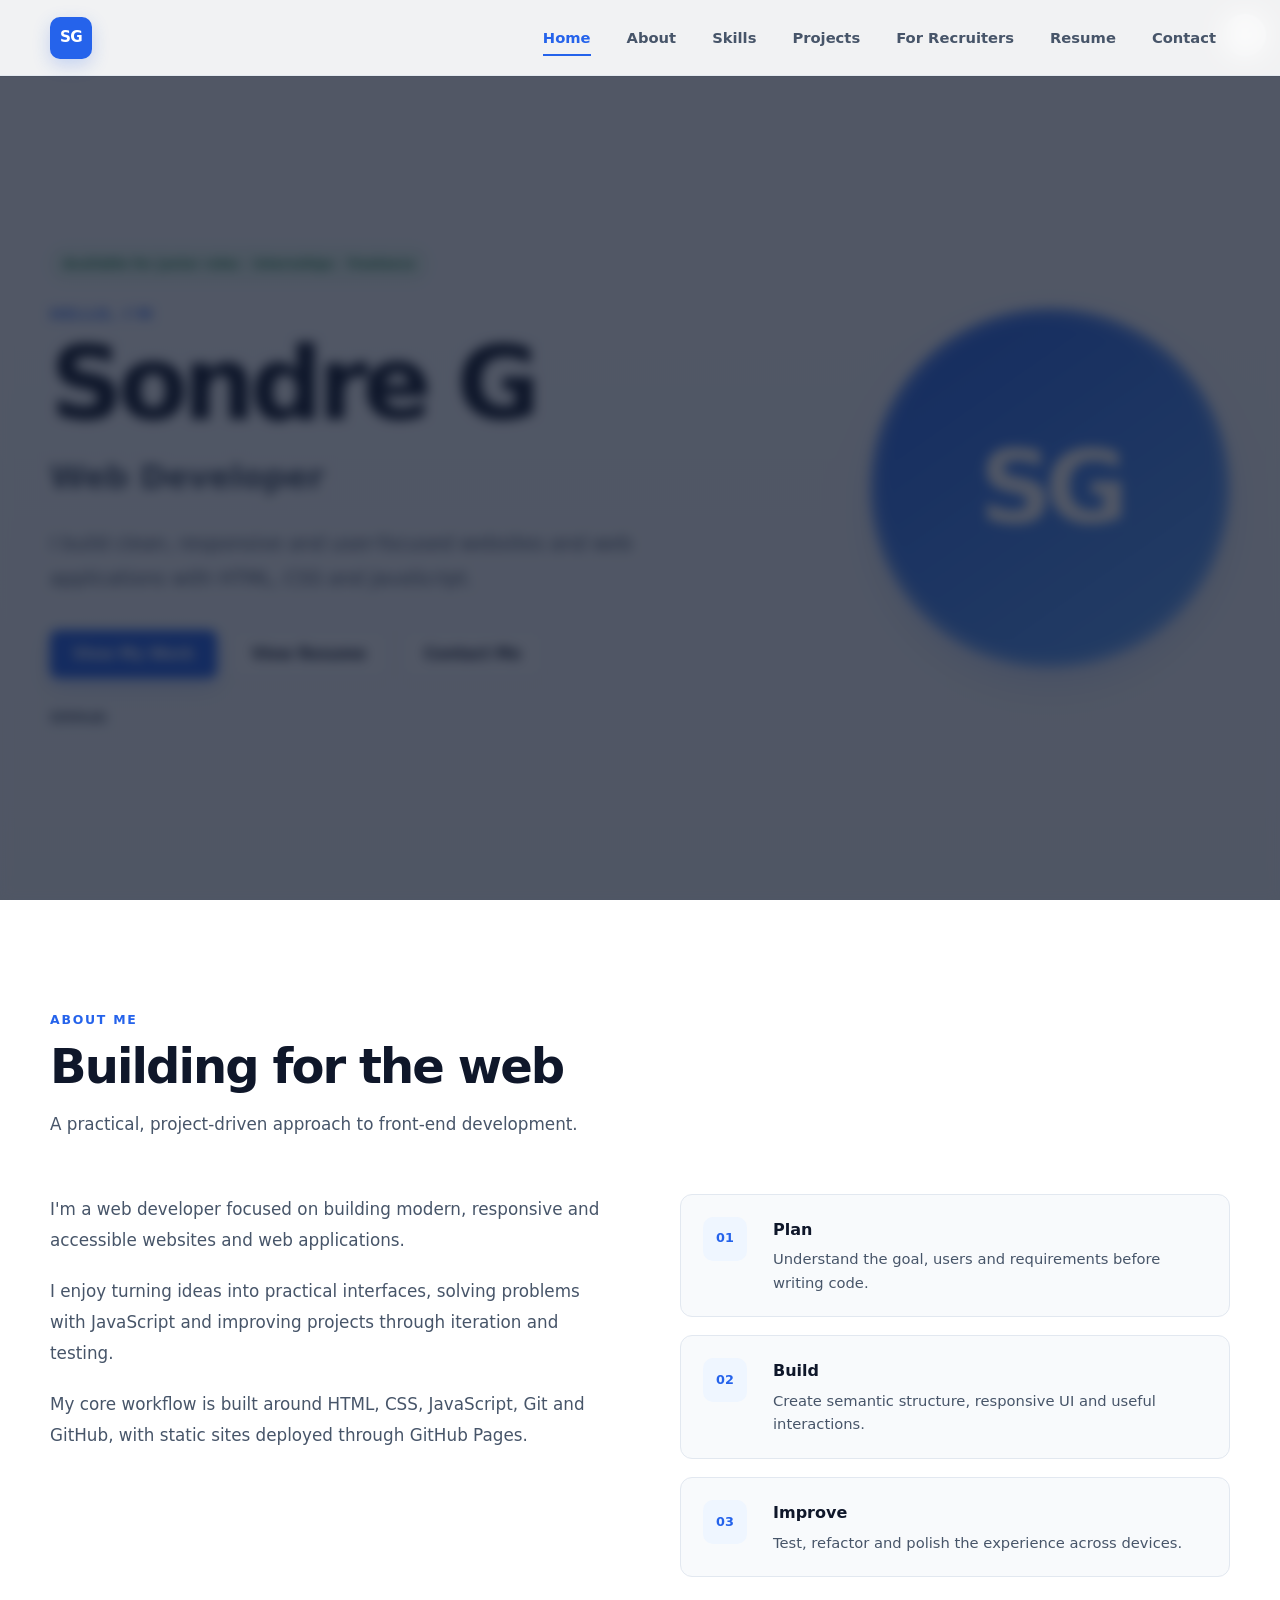
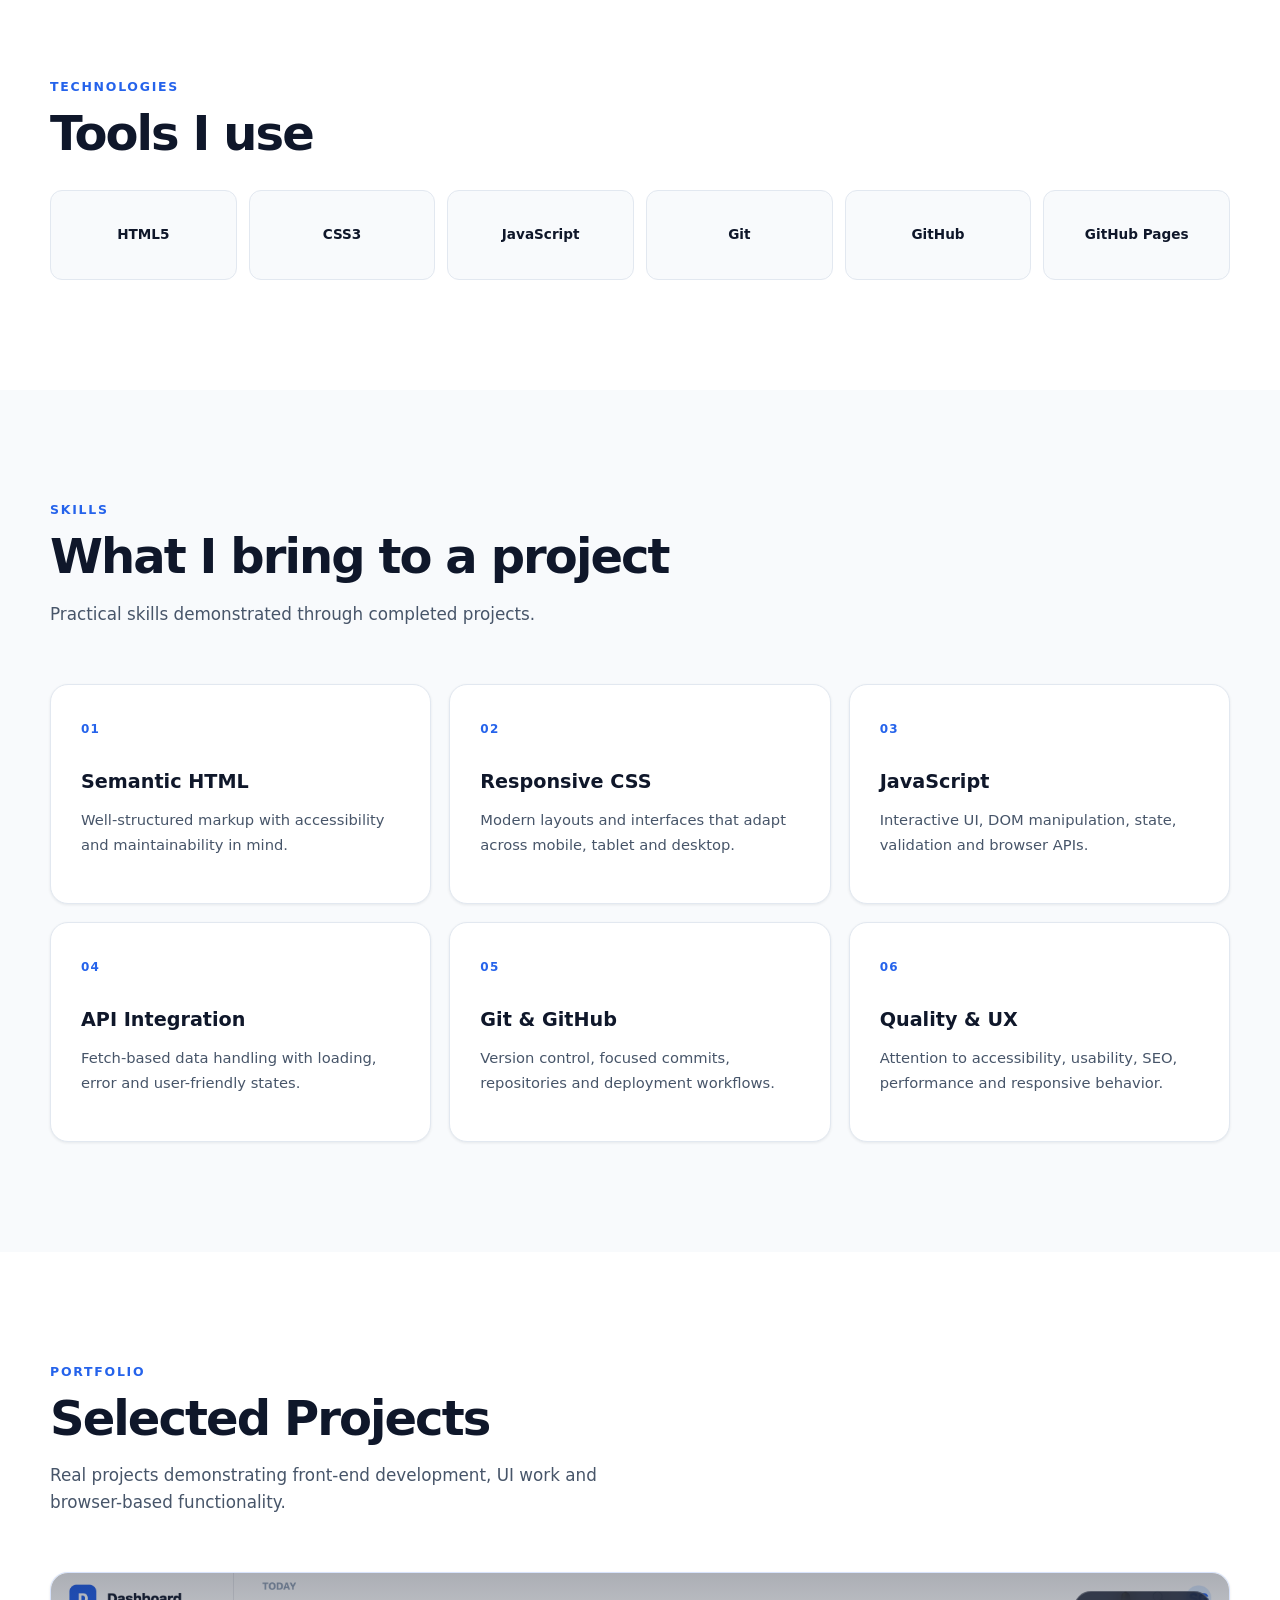
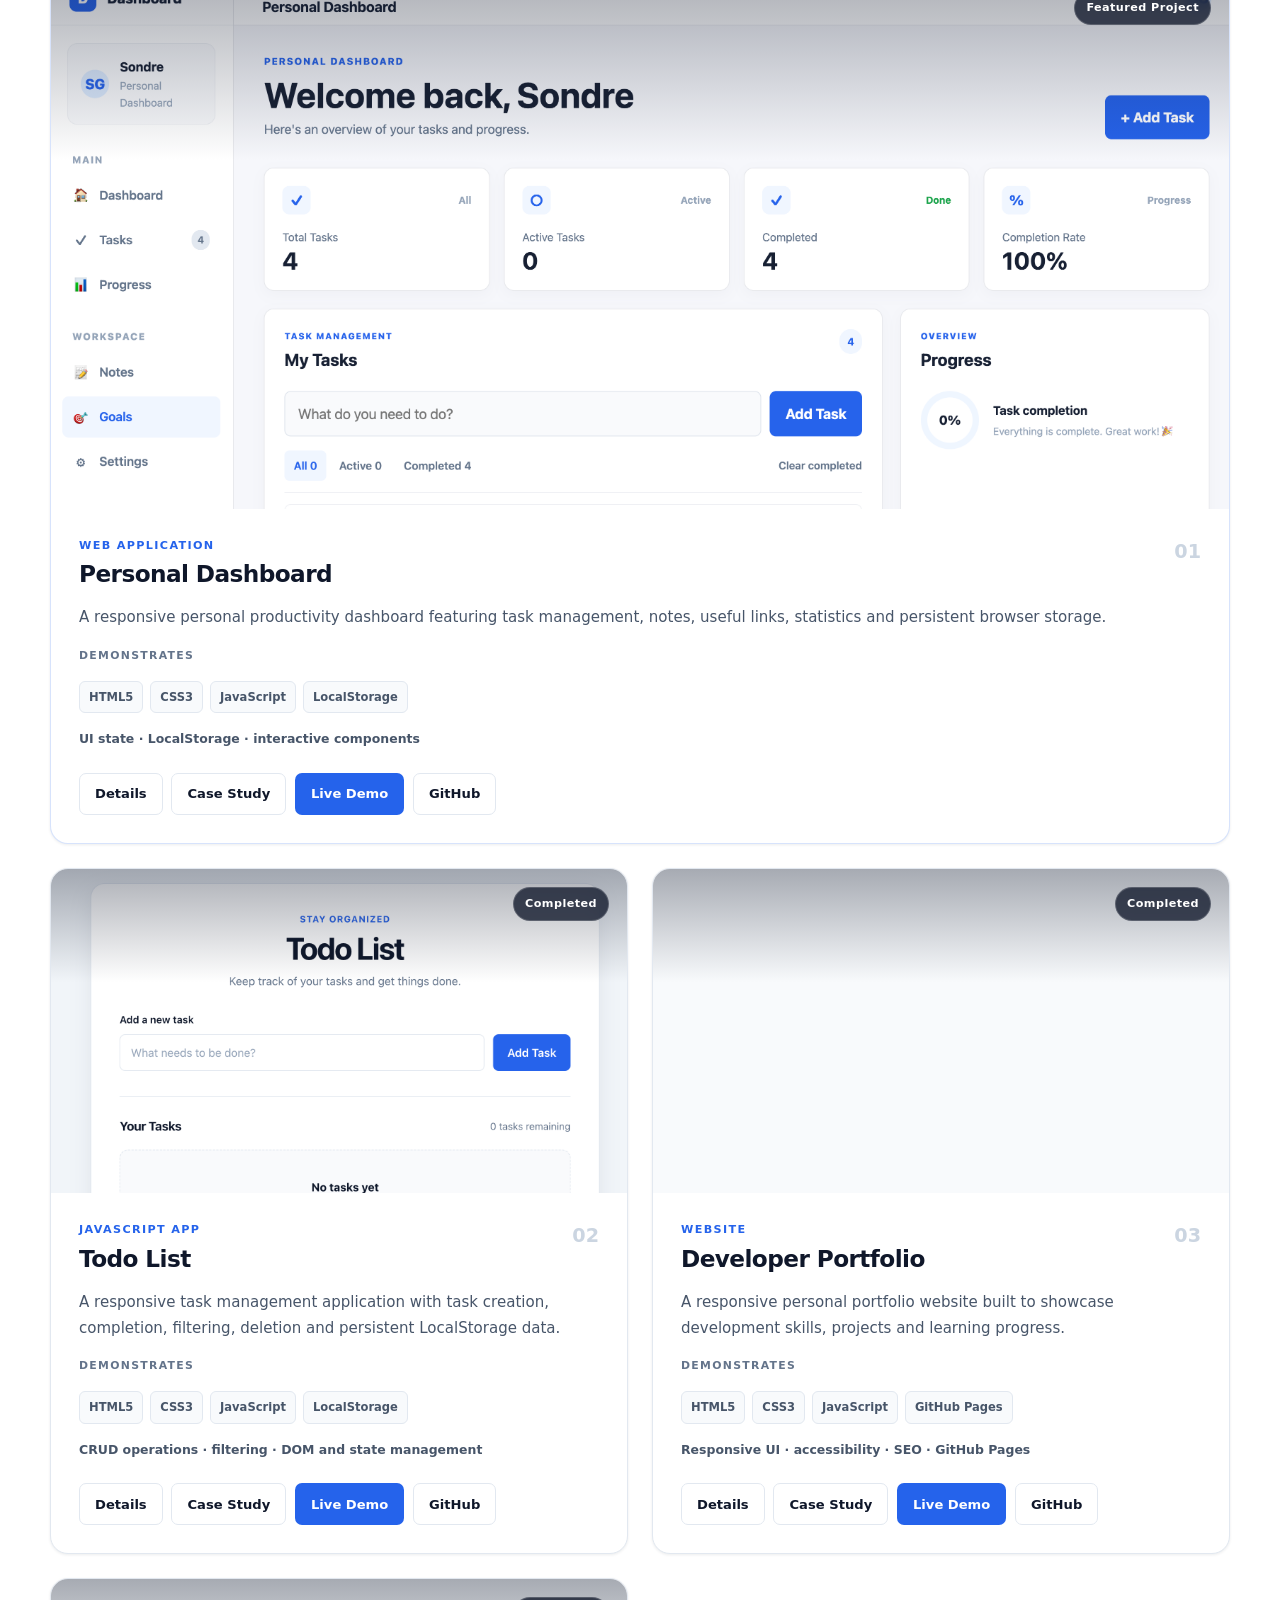
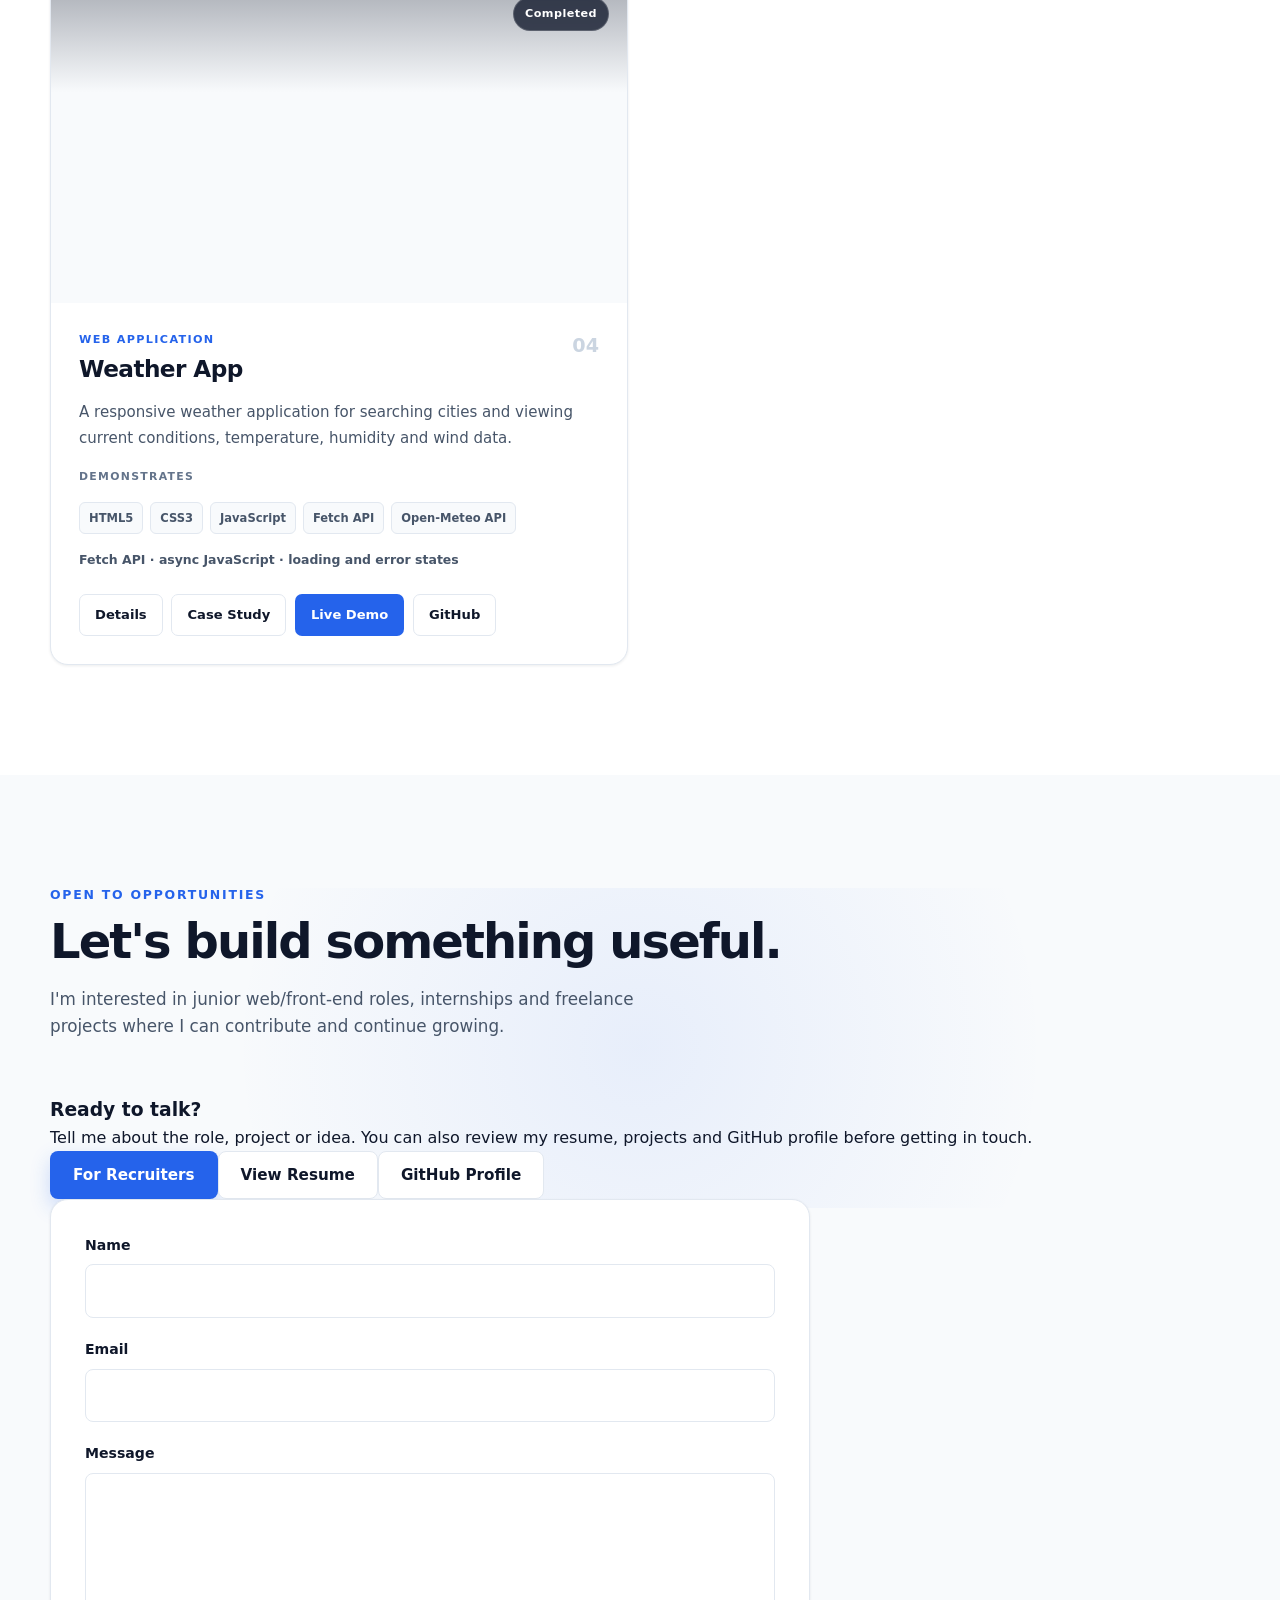
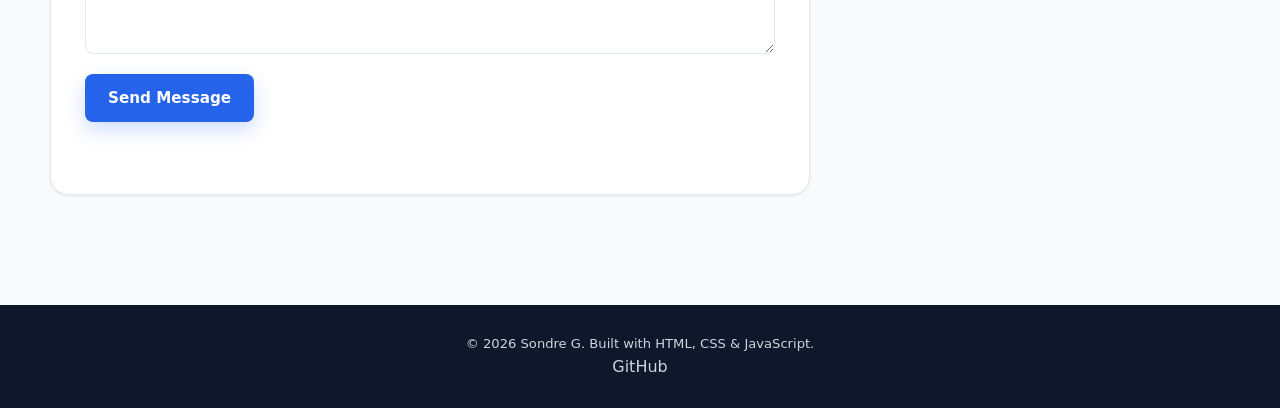
<file: index.html>
<!DOCTYPE html>
<html lang="en">
<head>
    <meta charset="UTF-8">
    <meta name="viewport" content="width=device-width, initial-scale=1.0">
    <meta name="description" content="Sondre G — Web Developer portfolio featuring responsive websites, JavaScript applications, API integrations and practical front-end projects.">
    <meta name="author" content="Sondre G">
    <meta name="robots" content="index, follow">
    <meta name="theme-color" content="#2563eb">
    <meta name="color-scheme" content="light">
    <meta name="referrer" content="strict-origin-when-cross-origin">
    <meta property="og:type" content="website">
    <meta property="og:site_name" content="Sondre G">
    <meta property="og:locale" content="en_US">
    <meta property="og:title" content="Sondre G | Web Developer">
    <meta property="og:description" content="Web Developer portfolio featuring responsive websites, JavaScript applications, API integrations and practical front-end projects.">
    <meta property="og:url" content="https://hansoinner.github.io/portfolio/">
    <meta property="og:image" content="https://hansoinner.github.io/portfolio/images/portfolio1.png">
    <meta property="og:image:alt" content="Preview of Sondre G's web developer portfolio">
    <meta name="twitter:card" content="summary_large_image">
    <meta name="twitter:title" content="Sondre G | Web Developer">
    <meta name="twitter:description" content="Web Developer portfolio featuring responsive websites, JavaScript applications, API integrations and practical front-end projects.">
    <meta name="twitter:image" content="https://hansoinner.github.io/portfolio/images/portfolio1.png">
    <meta name="twitter:image:alt" content="Preview of Sondre G's web developer portfolio">
    <title>Sondre G | Web Developer</title>
    <link rel="canonical" href="https://hansoinner.github.io/portfolio/">
    <link rel="icon" href="data:image/svg+xml,%3Csvg xmlns='http://www.w3.org/2000/svg' viewBox='0 0 100 100'%3E%3Crect width='100' height='100' rx='20' fill='%232563eb'/%3E%3Ctext x='50' y='68' text-anchor='middle' font-family='Arial,sans-serif' font-size='48' font-weight='700' fill='white'%3ESG%3C/text%3E%3C/svg%3E">
    <link rel="stylesheet" href="style.css">
    <link rel="stylesheet" href="visual-polish.css">
    <script type="application/ld+json">{"@context":"https://schema.org","@graph":[{"@type":"Person","@id":"https://hansoinner.github.io/portfolio/#person","name":"Sondre G","url":"https://hansoinner.github.io/portfolio/","jobTitle":"Web Developer","sameAs":["https://github.com/hansoinner"],"knowsAbout":["HTML5","CSS3","JavaScript","Responsive Web Design","Web Accessibility","Git","GitHub","API Integration"]},{"@type":"WebSite","@id":"https://hansoinner.github.io/portfolio/#website","url":"https://hansoinner.github.io/portfolio/","name":"Sondre G | Web Developer","description":"Web Developer portfolio featuring responsive websites, JavaScript applications, API integrations and practical front-end projects.","publisher":{"@id":"https://hansoinner.github.io/portfolio/#person"},"inLanguage":"en"},{"@type":"CollectionPage","@id":"https://hansoinner.github.io/portfolio/#portfolio","url":"https://hansoinner.github.io/portfolio/","name":"Sondre G Web Developer Portfolio","isPartOf":{"@id":"https://hansoinner.github.io/portfolio/#website"},"about":{"@id":"https://hansoinner.github.io/portfolio/#person"},"mainEntity":{"@type":"ItemList","numberOfItems":4,"itemListElement":[{"@type":"ListItem","position":1,"name":"Personal Dashboard","url":"https://hansoinner.github.io/personal-dashboard/"},{"@type":"ListItem","position":2,"name":"Todo List","url":"https://hansoinner.github.io/todo-list/"},{"@type":"ListItem","position":3,"name":"Developer Portfolio","url":"https://hansoinner.github.io/portfolio/"},{"@type":"ListItem","position":4,"name":"Weather App","url":"https://hansoinner.github.io/weather-app/"}]}}]}</script>
</head>
<body>
<a class="skip-link" href="#main-content">Skip to main content</a>
<header class="header"><nav class="navbar container" aria-label="Main navigation"><a href="#home" class="logo" aria-label="Sondre G - Home">SG</a><button class="menu-toggle" id="menu-toggle" type="button" aria-label="Open navigation menu" aria-controls="nav-links" aria-expanded="false"><span aria-hidden="true"></span><span aria-hidden="true"></span><span aria-hidden="true"></span></button><div class="nav-links" id="nav-links"><a href="#home" class="nav-link active" aria-current="page">Home</a><a href="#about" class="nav-link">About</a><a href="#skills" class="nav-link">Skills</a><a href="#projects" class="nav-link">Projects</a><a href="for-recruiters.html" class="nav-link">For Recruiters</a><a href="resume.html" class="nav-link">Resume</a><a href="#contact" class="nav-link">Contact</a></div></nav></header>
<main id="main-content">
<section class="hero section" id="home" aria-labelledby="hero-title"><div class="container hero-grid"><div class="hero-content reveal"><p class="hero-intro">Hello, I'm</p><h1 class="hero-title" id="hero-title">Sondre G</h1><p class="hero-subtitle">Web Developer</p><p class="hero-description">I build clean, responsive and user-focused websites and web applications with HTML, CSS and JavaScript.</p><div class="hero-actions"><a href="#projects" class="button button-primary">View My Work</a><a href="resume.html" class="button button-secondary">View Resume</a><a href="#contact" class="button button-secondary">Contact Me</a></div><div class="hero-socials" aria-label="Social links"><a href="https://github.com/hansoinner" target="_blank" rel="noopener noreferrer" aria-label="GitHub profile">GitHub</a></div></div><div class="profile-placeholder reveal" role="img" aria-label="Sondre G profile placeholder"><span aria-hidden="true">SG</span></div></div></section>
<section class="about section" id="about" aria-labelledby="about-title"><div class="container"><div class="section-heading reveal"><p class="section-eyebrow">About Me</p><h2 id="about-title" class="section-title">Building for the web</h2><p class="section-description">A practical, project-driven approach to front-end development.</p></div><div class="about-grid"><div class="about-content reveal"><p>I'm a web developer focused on building modern, responsive and accessible websites and web applications.</p><p>I enjoy turning ideas into practical interfaces, solving problems with JavaScript and improving projects through iteration and testing.</p><p>My core workflow is built around HTML, CSS, JavaScript, Git and GitHub, with static sites deployed through GitHub Pages.</p></div><div class="timeline reveal"><div class="timeline-item"><span class="timeline-number" aria-hidden="true">01</span><div><h3>Plan</h3><p>Understand the goal, users and requirements before writing code.</p></div></div><div class="timeline-item"><span class="timeline-number" aria-hidden="true">02</span><div><h3>Build</h3><p>Create semantic structure, responsive UI and useful interactions.</p></div></div><div class="timeline-item"><span class="timeline-number" aria-hidden="true">03</span><div><h3>Improve</h3><p>Test, refactor and polish the experience across devices.</p></div></div></div></div><div class="technologies reveal"><div class="section-heading"><p class="section-eyebrow">Technologies</p><h3 class="section-title">Tools I use</h3></div><div class="technology-grid"><div class="technology-card"><span>HTML5</span></div><div class="technology-card"><span>CSS3</span></div><div class="technology-card"><span>JavaScript</span></div><div class="technology-card"><span>Git</span></div><div class="technology-card"><span>GitHub</span></div><div class="technology-card"><span>GitHub Pages</span></div></div></div></div></section>
<section class="skills section" id="skills" aria-labelledby="skills-title"><div class="container"><div class="section-heading reveal"><p class="section-eyebrow">Skills</p><h2 class="section-title" id="skills-title">What I bring to a project</h2><p class="section-description">Practical skills demonstrated through completed projects.</p></div><div class="skills-grid"><article class="skill-card reveal"><span class="skill-number" aria-hidden="true">01</span><h3>Semantic HTML</h3><p>Well-structured markup with accessibility and maintainability in mind.</p></article><article class="skill-card reveal"><span class="skill-number" aria-hidden="true">02</span><h3>Responsive CSS</h3><p>Modern layouts and interfaces that adapt across mobile, tablet and desktop.</p></article><article class="skill-card reveal"><span class="skill-number" aria-hidden="true">03</span><h3>JavaScript</h3><p>Interactive UI, DOM manipulation, state, validation and browser APIs.</p></article><article class="skill-card reveal"><span class="skill-number" aria-hidden="true">04</span><h3>API Integration</h3><p>Fetch-based data handling with loading, error and user-friendly states.</p></article><article class="skill-card reveal"><span class="skill-number" aria-hidden="true">05</span><h3>Git &amp; GitHub</h3><p>Version control, focused commits, repositories and deployment workflows.</p></article><article class="skill-card reveal"><span class="skill-number" aria-hidden="true">06</span><h3>Quality &amp; UX</h3><p>Attention to accessibility, usability, SEO, performance and responsive behavior.</p></article></div></div></section>
<section class="projects section" id="projects" aria-labelledby="projects-title"><div class="container"><div class="section-heading reveal"><p class="section-eyebrow">Portfolio</p><h2 class="section-title" id="projects-title">Selected Projects</h2><p class="section-description">Real projects demonstrating front-end development, UI work and browser-based functionality.</p></div><div class="projects-grid">
<article class="project-card project-card-featured reveal"><div class="project-image"><img src="images/personal-dashboard.png" alt="Preview of the Personal Dashboard web application" loading="lazy" decoding="async"><div class="project-overlay"><span class="project-status">Featured Project</span></div></div><div class="project-content"><div class="project-header"><div><p class="project-type">WEB APPLICATION</p><h3 class="project-title">Personal Dashboard</h3></div><span class="project-number" aria-hidden="true">01</span></div><p class="project-description">A responsive personal productivity dashboard featuring task management, notes, useful links, statistics and persistent browser storage.</p><div class="project-technologies" aria-label="Technologies used"><span>HTML5</span><span>CSS3</span><span>JavaScript</span><span>LocalStorage</span></div><div class="project-actions"><button type="button" class="project-button project-button-secondary project-details-btn" data-modal="dashboard" aria-label="View details for Personal Dashboard">Details</button><a href="project.html?project=dashboard" class="project-button project-button-secondary">Case Study</a><a href="https://hansoinner.github.io/personal-dashboard/" class="project-button project-button-primary" target="_blank" rel="noopener noreferrer">Live Demo</a><a href="https://github.com/hansoinner/personal-dashboard" class="project-button project-button-secondary" target="_blank" rel="noopener noreferrer">GitHub</a></div></div></article>
<article class="project-card reveal"><div class="project-image"><img src="images/todolist.png" alt="Preview of the Todo List application" loading="lazy" decoding="async"><div class="project-overlay"><span class="project-status">Completed</span></div></div><div class="project-content"><div class="project-header"><div><p class="project-type">JAVASCRIPT APP</p><h3 class="project-title">Todo List</h3></div><span class="project-number" aria-hidden="true">02</span></div><p class="project-description">A responsive task management application with task creation, completion, filtering, deletion and persistent LocalStorage data.</p><div class="project-technologies" aria-label="Technologies used"><span>HTML5</span><span>CSS3</span><span>JavaScript</span><span>LocalStorage</span></div><div class="project-actions"><button type="button" class="project-button project-button-secondary project-details-btn" data-modal="todolist" aria-label="View details for Todo List">Details</button><a href="project.html?project=todolist" class="project-button project-button-secondary">Case Study</a><a href="https://hansoinner.github.io/todo-list/" class="project-button project-button-primary" target="_blank" rel="noopener noreferrer">Live Demo</a><a href="https://github.com/hansoinner/todo-list" class="project-button project-button-secondary" target="_blank" rel="noopener noreferrer">GitHub</a></div></div></article>
<article class="project-card reveal"><div class="project-image"><img src="images/portfolio1.png" alt="Preview of the Sondre G developer portfolio website" loading="lazy" decoding="async"><div class="project-overlay"><span class="project-status">Completed</span></div></div><div class="project-content"><div class="project-header"><div><p class="project-type">WEBSITE</p><h3 class="project-title">Developer Portfolio</h3></div><span class="project-number" aria-hidden="true">03</span></div><p class="project-description">A responsive personal portfolio website built to showcase development skills, projects and learning progress.</p><div class="project-technologies" aria-label="Technologies used"><span>HTML5</span><span>CSS3</span><span>JavaScript</span><span>GitHub Pages</span></div><div class="project-actions"><button type="button" class="project-button project-button-secondary project-details-btn" data-modal="portfolio" aria-label="View details for Developer Portfolio">Details</button><a href="project.html?project=portfolio" class="project-button project-button-secondary">Case Study</a><a href="https://hansoinner.github.io/portfolio/" class="project-button project-button-primary" target="_blank" rel="noopener noreferrer">Live Demo</a><a href="https://github.com/hansoinner/portfolio" class="project-button project-button-secondary" target="_blank" rel="noopener noreferrer">GitHub</a></div></div></article>
<article class="project-card reveal"><div class="project-image"><img src="images/weather-app.png" alt="Preview of the Weather App web application" loading="lazy" decoding="async"><div class="project-overlay"><span class="project-status">Completed</span></div></div><div class="project-content"><div class="project-header"><div><p class="project-type">WEB APPLICATION</p><h3 class="project-title">Weather App</h3></div><span class="project-number" aria-hidden="true">04</span></div><p class="project-description">A responsive weather application for searching cities and viewing current conditions, temperature, humidity and wind data.</p><div class="project-technologies" aria-label="Technologies used"><span>HTML5</span><span>CSS3</span><span>JavaScript</span><span>Fetch API</span><span>Open-Meteo API</span></div><div class="project-actions"><button type="button" class="project-button project-button-secondary project-details-btn" data-modal="weather" aria-label="View details for Weather App">Details</button><a href="project.html?project=weather" class="project-button project-button-secondary">Case Study</a><a href="https://hansoinner.github.io/weather-app/" class="project-button project-button-primary" target="_blank" rel="noopener noreferrer">Live Demo</a><a href="https://github.com/hansoinner/weather-app" class="project-button project-button-secondary" target="_blank" rel="noopener noreferrer">GitHub</a></div></div></article>
</div></div></section>
<section class="contact section" id="contact" aria-labelledby="contact-title"><div class="container"><div class="section-heading reveal"><p class="section-eyebrow">Open to opportunities</p><h2 class="section-title" id="contact-title">Let's build something useful.</h2><p class="section-description">I'm interested in junior web/front-end roles, internships and freelance projects where I can contribute and continue growing.</p></div><div class="contact-grid"><div class="contact-content reveal"><h3>Ready to talk?</h3><p>Tell me about the role, project or idea. You can also review my resume, projects and GitHub profile before getting in touch.</p><div class="contact-links"><a href="for-recruiters.html" class="button button-primary">For Recruiters</a><a href="resume.html" class="button button-secondary">View Resume</a><a href="https://github.com/hansoinner" class="button button-secondary" target="_blank" rel="noopener noreferrer">GitHub Profile</a></div></div><form class="contact-form reveal" id="contact-form" action="https://formspree.io/f/xjkwzjqr" method="POST" novalidate><div class="form-group"><label for="name">Name</label><input type="text" id="name" name="name" autocomplete="name" required></div><div class="form-group"><label for="email">Email</label><input type="email" id="email" name="email" autocomplete="email" required></div><div class="form-group"><label for="message">Message</label><textarea id="message" name="message" rows="6" required></textarea></div><button type="submit" class="button button-primary" id="contact-submit">Send Message</button><p class="form-status" id="form-status" role="status" aria-live="polite"></p></form></div></div></section>
</main>
<footer class="footer"><div class="container footer-content"><p>&copy; <span id="current-year">2026</span> Sondre G. Built with HTML, CSS &amp; JavaScript.</p><a href="https://github.com/hansoinner" target="_blank" rel="noopener noreferrer">GitHub</a></div></footer>
<div class="modal" id="project-modal" aria-hidden="true"><div class="modal-overlay" data-modal-close></div><div class="modal-content" role="dialog" aria-modal="true" aria-labelledby="modal-title"><button type="button" class="modal-close" id="modal-close" aria-label="Close project details">&times;</button>
<script src="script.js" defer></script>
</body>
</html>
</file>
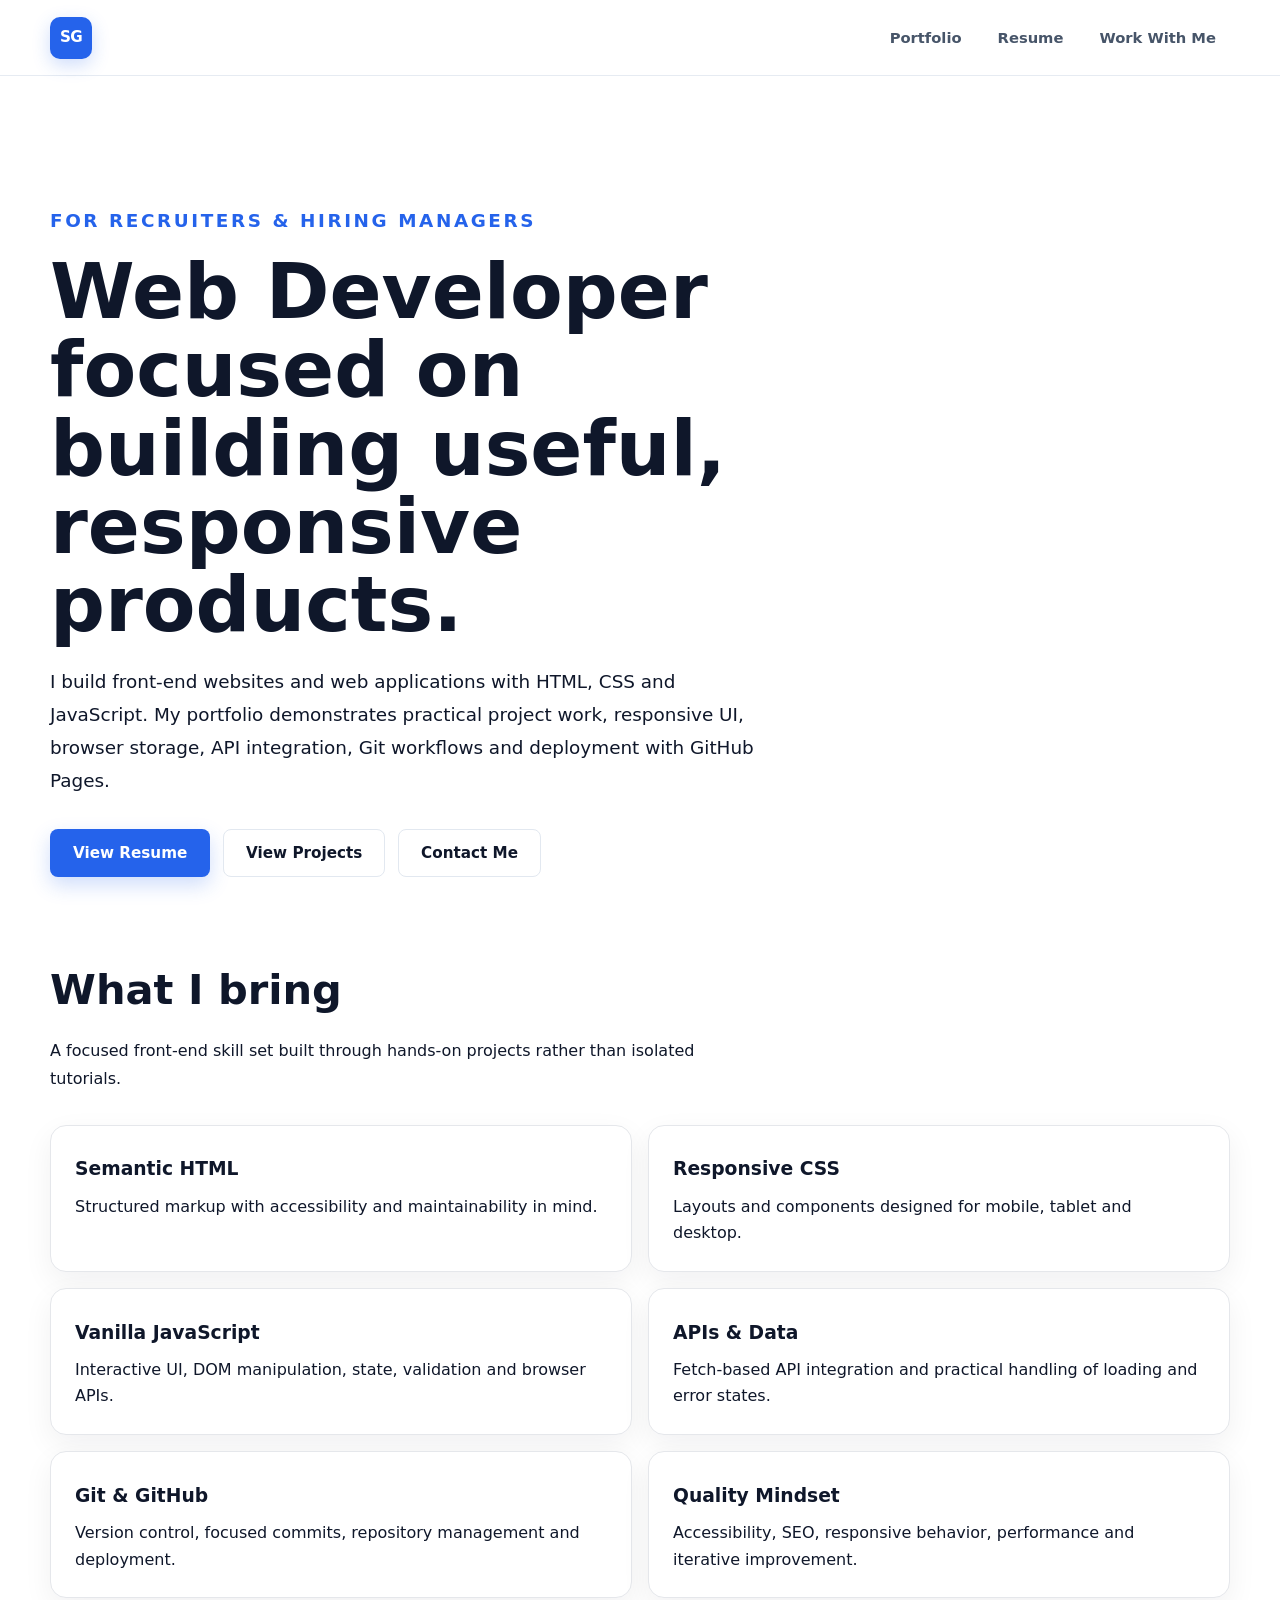
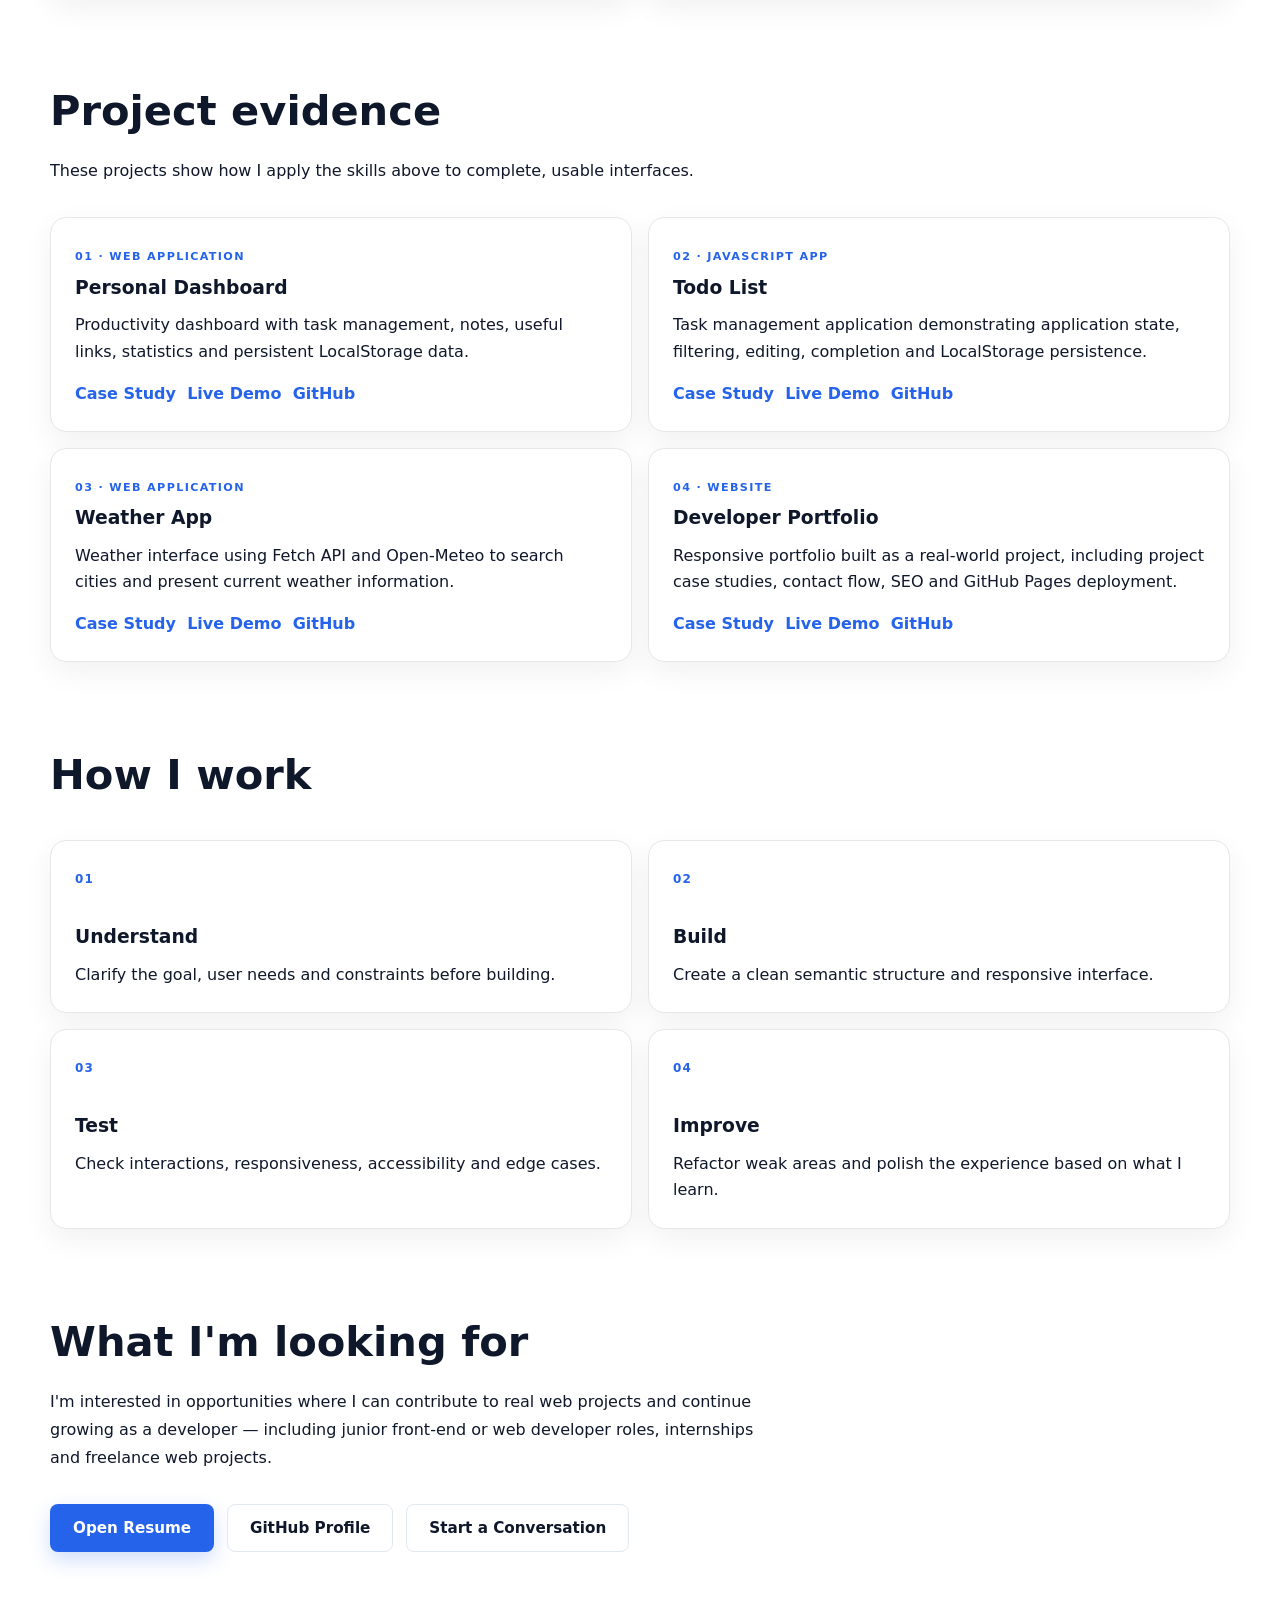
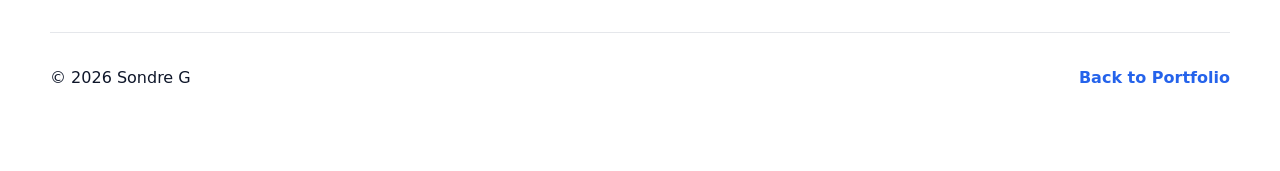
<file: for-recruiters.html>
<!DOCTYPE html>
<html lang="en">
<head>
    <meta charset="UTF-8">
    <meta name="viewport" content="width=device-width, initial-scale=1.0">
    <meta name="description" content="Recruiter-focused portfolio for Sondre G, a web developer building responsive websites and JavaScript web applications.">
    <meta name="robots" content="index, follow">
    <link rel="canonical" href="https://hansoinner.github.io/portfolio/for-recruiters.html">
    <title>For Recruiters | Sondre G — Web Developer</title>
    <link rel="stylesheet" href="style.css">
    <style>
        .recruiter-page{padding:8rem 0 5rem}.recruiter-hero{max-width:850px;margin-bottom:4rem}.recruiter-kicker{font-size:.78rem;font-weight:800;letter-spacing:.14em;text-transform:uppercase;color:#2563eb;margin-bottom:1rem}.recruiter-hero h1{font-size:clamp(2.7rem,6vw,5rem);line-height:1.02;margin:0 0 1.25rem}.recruiter-hero p{font-size:1.15rem;line-height:1.8;max-width:720px}.recruiter-actions{display:flex;flex-wrap:wrap;gap:.8rem;margin-top:2rem}.recruiter-section{margin-top:5rem}.recruiter-section h2{font-size:clamp(1.8rem,4vw,2.6rem);margin-bottom:.8rem}.recruiter-section>p{max-width:720px;line-height:1.75}.evidence-grid,.skill-matrix,.process-grid{display:grid;grid-template-columns:repeat(2,minmax(0,1fr));gap:1rem;margin-top:2rem}.evidence-card,.matrix-card,.process-card{padding:1.5rem;border:1px solid #e5e7eb;border-radius:1rem;background:#fff;box-shadow:0 10px 30px rgba(15,23,42,.06)}.evidence-card h3,.matrix-card h3,.process-card h3{margin:.3rem 0 .6rem}.evidence-card p,.matrix-card p,.process-card p{line-height:1.65}.evidence-links{display:flex;flex-wrap:wrap;gap:.7rem;margin-top:1rem}.text-link{font-weight:700;color:#2563eb;text-decoration:none}.text-link:hover{text-decoration:underline}.recruiter-footer{margin-top:5rem;padding-top:2rem;border-top:1px solid #e5e7eb;display:flex;justify-content:space-between;gap:1rem;flex-wrap:wrap}.recruiter-footer a{font-weight:700;color:#2563eb;text-decoration:none}@media(max-width:700px){.recruiter-page{padding-top:6rem}.evidence-grid,.skill-matrix,.process-grid{grid-template-columns:1fr}.recruiter-actions .button{width:100%;text-align:center}.recruiter-footer{flex-direction:column}}
@media(prefers-reduced-motion:reduce){*{scroll-behavior:auto!important}}
    </style>
</head>
<body>
<header class="header">
    <nav class="navbar container" aria-label="Main navigation">
        <a href="index.html" class="logo" aria-label="Sondre G - Home">SG</a>
        <div class="nav-links" style="display:flex">
            <a href="index.html" class="nav-link">Portfolio</a>
            <a href="resume.html" class="nav-link">Resume</a>
            <a href="hire.html" class="nav-link">Work With Me</a>
        </div>
    </nav>
</header>
<main class="recruiter-page">
    <div class="container">
        <section class="recruiter-hero" aria-labelledby="page-title">
            <p class="recruiter-kicker">For recruiters & hiring managers</p>
            <h1 id="page-title">Web Developer focused on building useful, responsive products.</h1>
            <p>I build front-end websites and web applications with HTML, CSS and JavaScript. My portfolio demonstrates practical project work, responsive UI, browser storage, API integration, Git workflows and deployment with GitHub Pages.</p>
            <div class="recruiter-actions">
                <a href="resume.html" class="button button-primary">View Resume</a>
                <a href="index.html#projects" class="button button-secondary">View Projects</a>
                <a href="index.html#contact" class="button button-secondary">Contact Me</a>
            </div>
        </section>

        <section class="recruiter-section" aria-labelledby="skills-title">
            <h2 id="skills-title">What I bring</h2>
            <p>A focused front-end skill set built through hands-on projects rather than isolated tutorials.</p>
            <div class="skill-matrix">
                <article class="matrix-card"><h3>Semantic HTML</h3><p>Structured markup with accessibility and maintainability in mind.</p></article>
                <article class="matrix-card"><h3>Responsive CSS</h3><p>Layouts and components designed for mobile, tablet and desktop.</p></article>
                <article class="matrix-card"><h3>Vanilla JavaScript</h3><p>Interactive UI, DOM manipulation, state, validation and browser APIs.</p></article>
                <article class="matrix-card"><h3>APIs & Data</h3><p>Fetch-based API integration and practical handling of loading and error states.</p></article>
                <article class="matrix-card"><h3>Git & GitHub</h3><p>Version control, focused commits, repository management and deployment.</p></article>
                <article class="matrix-card"><h3>Quality Mindset</h3><p>Accessibility, SEO, responsive behavior, performance and iterative improvement.</p></article>
            </div>
        </section>

        <section class="recruiter-section" aria-labelledby="evidence-title">
            <h2 id="evidence-title">Project evidence</h2>
            <p>These projects show how I apply the skills above to complete, usable interfaces.</p>
            <div class="evidence-grid">
                <article class="evidence-card"><span class="project-type">01 · WEB APPLICATION</span><h3>Personal Dashboard</h3><p>Productivity dashboard with task management, notes, useful links, statistics and persistent LocalStorage data.</p><div class="evidence-links"><a class="text-link" href="project.html?project=dashboard">Case Study</a><a class="text-link" href="https://hansoinner.github.io/personal-dashboard/" target="_blank" rel="noopener noreferrer">Live Demo</a><a class="text-link" href="https://github.com/hansoinner/personal-dashboard" target="_blank" rel="noopener noreferrer">GitHub</a></div></article>
                <article class="evidence-card"><span class="project-type">02 · JAVASCRIPT APP</span><h3>Todo List</h3><p>Task management application demonstrating application state, filtering, editing, completion and LocalStorage persistence.</p><div class="evidence-links"><a class="text-link" href="project.html?project=todolist">Case Study</a><a class="text-link" href="https://hansoinner.github.io/todo-list/" target="_blank" rel="noopener noreferrer">Live Demo</a><a class="text-link" href="https://github.com/hansoinner/todo-list" target="_blank" rel="noopener noreferrer">GitHub</a></div></article>
                <article class="evidence-card"><span class="project-type">03 · WEB APPLICATION</span><h3>Weather App</h3><p>Weather interface using Fetch API and Open-Meteo to search cities and present current weather information.</p><div class="evidence-links"><a class="text-link" href="project.html?project=weather">Case Study</a><a class="text-link" href="https://hansoinner.github.io/weather-app/" target="_blank" rel="noopener noreferrer">Live Demo</a><a class="text-link" href="https://github.com/hansoinner/weather-app" target="_blank" rel="noopener noreferrer">GitHub</a></div></article>
                <article class="evidence-card"><span class="project-type">04 · WEBSITE</span><h3>Developer Portfolio</h3><p>Responsive portfolio built as a real-world project, including project case studies, contact flow, SEO and GitHub Pages deployment.</p><div class="evidence-links"><a class="text-link" href="project.html?project=portfolio">Case Study</a><a class="text-link" href="index.html">Live Demo</a><a class="text-link" href="https://github.com/hansoinner/portfolio" target="_blank" rel="noopener noreferrer">GitHub</a></div></article>
            </div>
        </section>

        <section class="recruiter-section" aria-labelledby="process-title">
            <h2 id="process-title">How I work</h2>
            <div class="process-grid">
                <article class="process-card"><span class="skill-number">01</span><h3>Understand</h3><p>Clarify the goal, user needs and constraints before building.</p></article>
                <article class="process-card"><span class="skill-number">02</span><h3>Build</h3><p>Create a clean semantic structure and responsive interface.</p></article>
                <article class="process-card"><span class="skill-number">03</span><h3>Test</h3><p>Check interactions, responsiveness, accessibility and edge cases.</p></article>
                <article class="process-card"><span class="skill-number">04</span><h3>Improve</h3><p>Refactor weak areas and polish the experience based on what I learn.</p></article>
            </div>
        </section>

        <section class="recruiter-section" aria-labelledby="looking-title">
            <h2 id="looking-title">What I'm looking for</h2>
            <p>I'm interested in opportunities where I can contribute to real web projects and continue growing as a developer — including junior front-end or web developer roles, internships and freelance web projects.</p>
            <div class="recruiter-actions">
                <a href="resume.html" class="button button-primary">Open Resume</a>
                <a href="https://github.com/hansoinner" target="_blank" rel="noopener noreferrer" class="button button-secondary">GitHub Profile</a>
                <a href="index.html#contact" class="button button-secondary">Start a Conversation</a>
            </div>
        </section>

        <footer class="recruiter-footer">
            <span>© <span id="year"></span> Sondre G</span>
            <a href="index.html">Back to Portfolio</a>
        </footer>
    </div>
</main>
<script>document.getElementById('year').textContent=new Date().getFullYear();</script>
</body>
</html>
</file>
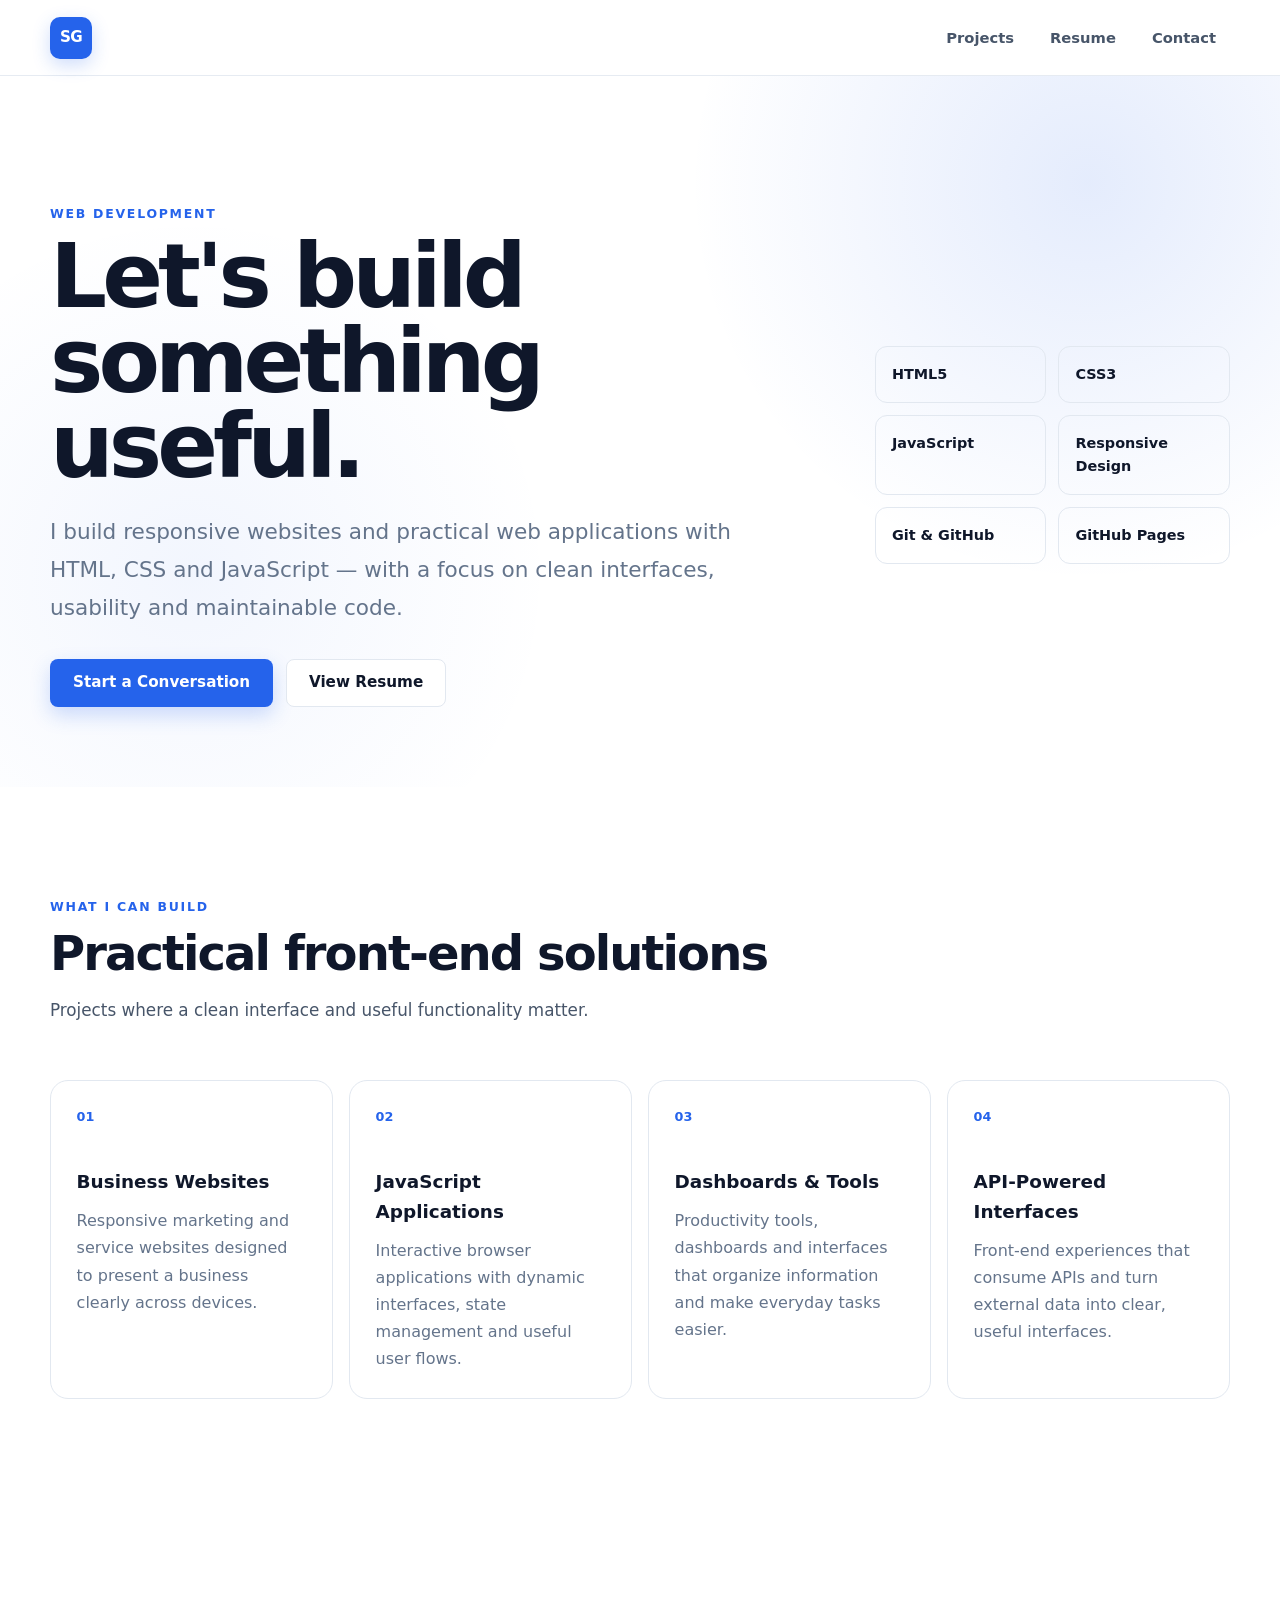
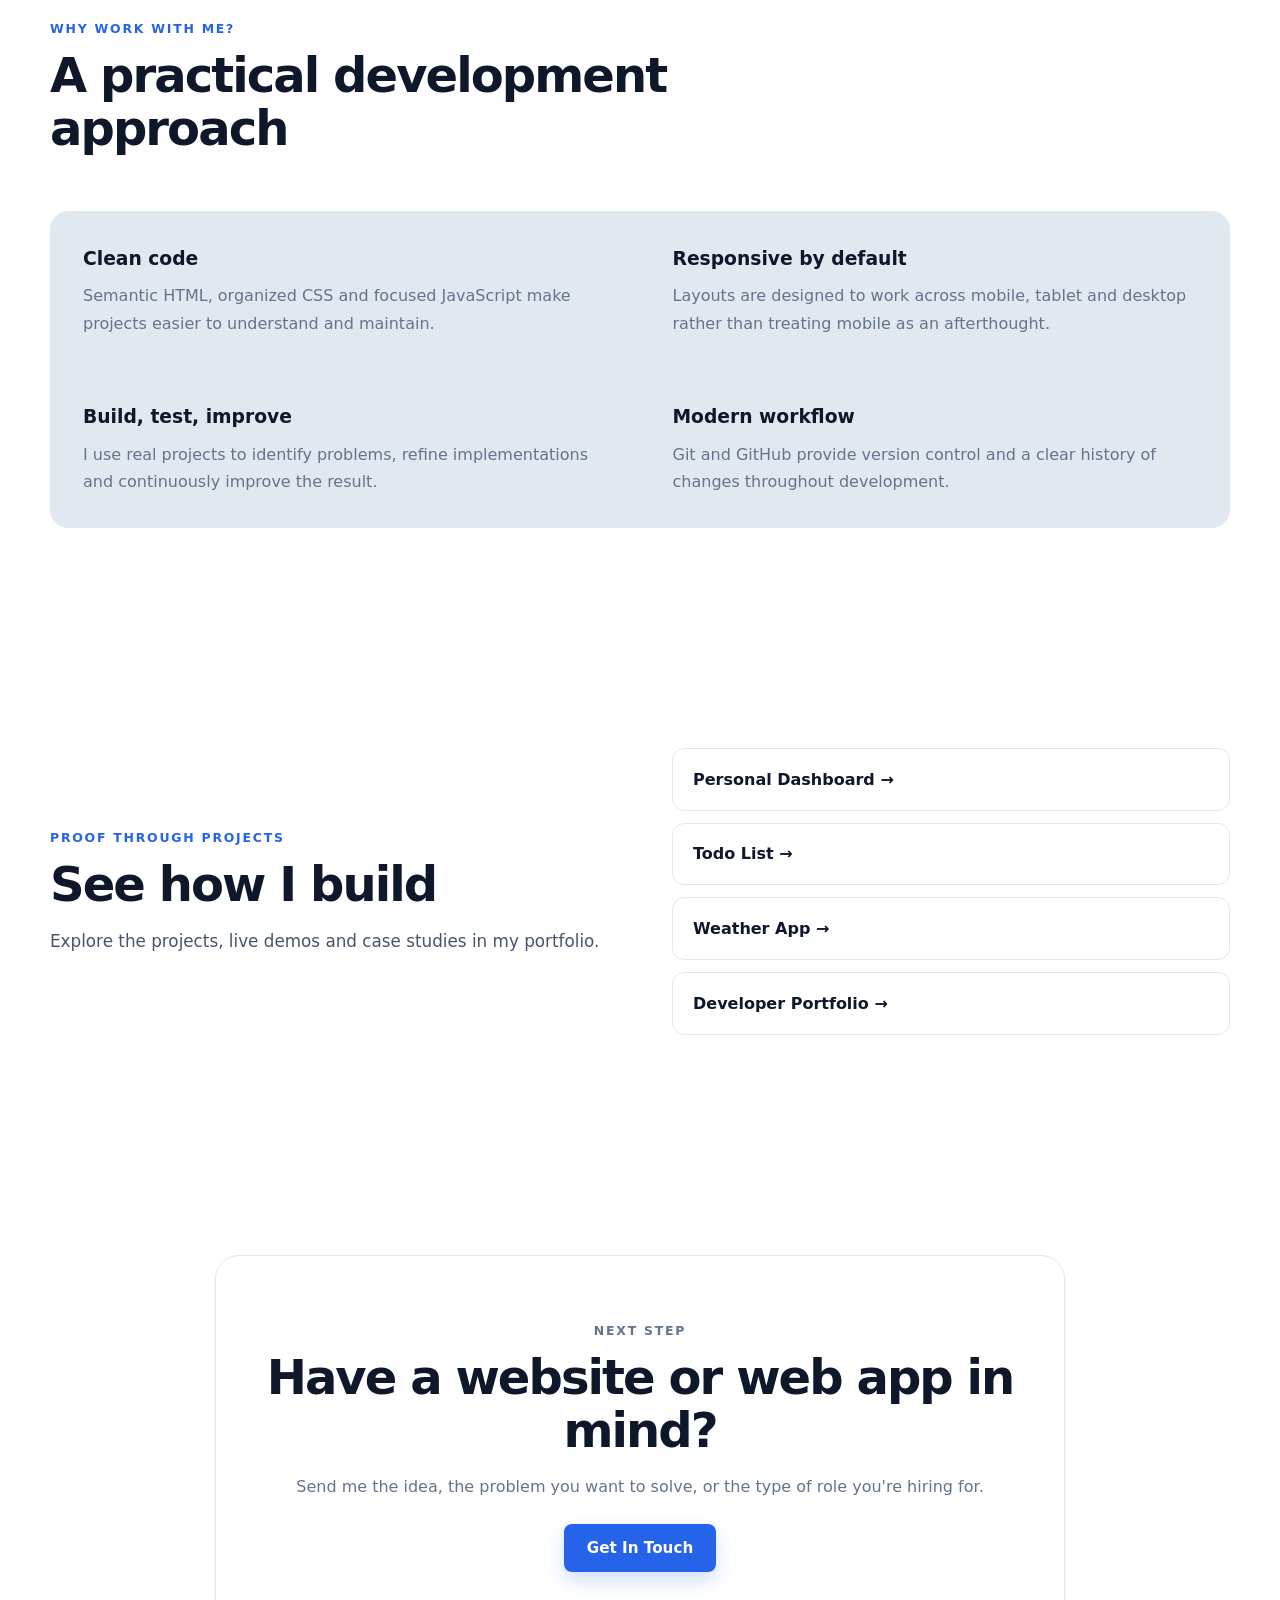
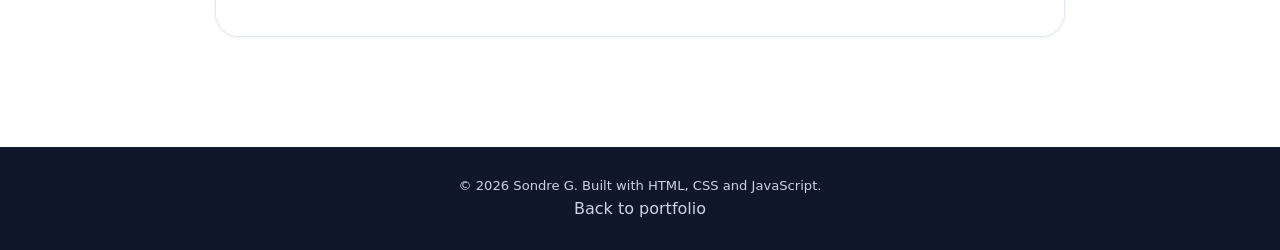
<file: hire.html>
<!DOCTYPE html>
<html lang="en">
<head>
    <meta charset="UTF-8">
    <meta name="viewport" content="width=device-width, initial-scale=1.0">
    <meta name="description" content="Work with Sondre G on responsive websites, JavaScript applications and practical front-end projects.">
    <meta name="robots" content="index, follow">
    <meta name="theme-color" content="#2563eb">
    <link rel="canonical" href="https://hansoinner.github.io/portfolio/hire.html">
    <link rel="stylesheet" href="style.css">
    <link rel="stylesheet" href="hire.css">
    <title>Work With Me | Sondre G</title>
</head>
<body>
<header class="header">
    <nav class="navbar container" aria-label="Main navigation">
        <a href="index.html" class="logo" aria-label="Sondre G - Home">SG</a>
        <div class="nav-links hire-nav">
            <a href="index.html#projects" class="nav-link">Projects</a>
            <a href="resume.html" class="nav-link">Resume</a>
            <a href="index.html#contact" class="nav-link">Contact</a>
        </div>
    </nav>
</header>

<main>
    <section class="hire-hero section">
        <div class="container hire-hero-grid">
            <div class="hire-hero-content">
                <p class="section-eyebrow">Web Development</p>
                <h1 class="hire-title">Let's build something useful.</h1>
                <p class="hire-lead">
                    I build responsive websites and practical web applications with HTML, CSS and JavaScript — with a focus on clean interfaces, usability and maintainable code.
                </p>
                <div class="hire-actions">
                    <a href="index.html#contact" class="button button-primary">Start a Conversation</a>
                    <a href="resume.html" class="button button-secondary">View Resume</a>
                </div>
            </div>
            <div class="hire-proof" aria-label="Core technologies">
                <span>HTML5</span>
                <span>CSS3</span>
                <span>JavaScript</span>
                <span>Responsive Design</span>
                <span>Git &amp; GitHub</span>
                <span>GitHub Pages</span>
            </div>
        </div>
    </section>

    <section class="section" aria-labelledby="capabilities-title">
        <div class="container">
            <div class="section-heading">
                <p class="section-eyebrow">What I Can Build</p>
                <h2 class="section-title" id="capabilities-title">Practical front-end solutions</h2>
                <p class="section-description">Projects where a clean interface and useful functionality matter.</p>
            </div>
            <div class="hire-cards">
                <article class="hire-card">
                    <span class="hire-card-number">01</span>
                    <h3>Business Websites</h3>
                    <p>Responsive marketing and service websites designed to present a business clearly across devices.</p>
                </article>
                <article class="hire-card">
                    <span class="hire-card-number">02</span>
                    <h3>JavaScript Applications</h3>
                    <p>Interactive browser applications with dynamic interfaces, state management and useful user flows.</p>
                </article>
                <article class="hire-card">
                    <span class="hire-card-number">03</span>
                    <h3>Dashboards &amp; Tools</h3>
                    <p>Productivity tools, dashboards and interfaces that organize information and make everyday tasks easier.</p>
                </article>
                <article class="hire-card">
                    <span class="hire-card-number">04</span>
                    <h3>API-Powered Interfaces</h3>
                    <p>Front-end experiences that consume APIs and turn external data into clear, useful interfaces.</p>
                </article>
            </div>
        </div>
    </section>

    <section class="section hire-why" aria-labelledby="why-title">
        <div class="container">
            <div class="section-heading">
                <p class="section-eyebrow">Why Work With Me?</p>
                <h2 class="section-title" id="why-title">A practical development approach</h2>
            </div>
            <div class="why-grid">
                <div><h3>Clean code</h3><p>Semantic HTML, organized CSS and focused JavaScript make projects easier to understand and maintain.</p></div>
                <div><h3>Responsive by default</h3><p>Layouts are designed to work across mobile, tablet and desktop rather than treating mobile as an afterthought.</p></div>
                <div><h3>Build, test, improve</h3><p>I use real projects to identify problems, refine implementations and continuously improve the result.</p></div>
                <div><h3>Modern workflow</h3><p>Git and GitHub provide version control and a clear history of changes throughout development.</p></div>
            </div>
        </div>
    </section>

    <section class="hire-projects section" aria-labelledby="proof-title">
        <div class="container hire-projects-inner">
            <div>
                <p class="section-eyebrow">Proof Through Projects</p>
                <h2 class="section-title" id="proof-title">See how I build</h2>
                <p class="section-description">Explore the projects, live demos and case studies in my portfolio.</p>
            </div>
            <div class="hire-project-links">
                <a href="project.html?project=dashboard">Personal Dashboard →</a>
                <a href="project.html?project=todolist">Todo List →</a>
                <a href="project.html?project=weather">Weather App →</a>
                <a href="project.html?project=portfolio">Developer Portfolio →</a>
            </div>
        </div>
    </section>

    <section class="section hire-cta" aria-labelledby="cta-title">
        <div class="container hire-cta-box">
            <p class="section-eyebrow">Next Step</p>
            <h2 class="section-title" id="cta-title">Have a website or web app in mind?</h2>
            <p>Send me the idea, the problem you want to solve, or the type of role you're hiring for.</p>
            <a href="index.html#contact" class="button button-primary">Get In Touch</a>
        </div>
    </section>
</main>

<footer class="footer">
    <div class="container footer-content">
        <p>&copy; <span id="current-year"></span> Sondre G. Built with HTML, CSS and JavaScript.</p>
        <a href="index.html">Back to portfolio</a>
    </div>
</footer>

<script>
    document.getElementById("current-year").textContent = new Date().getFullYear();
</script>
</body>
</html>
</file>
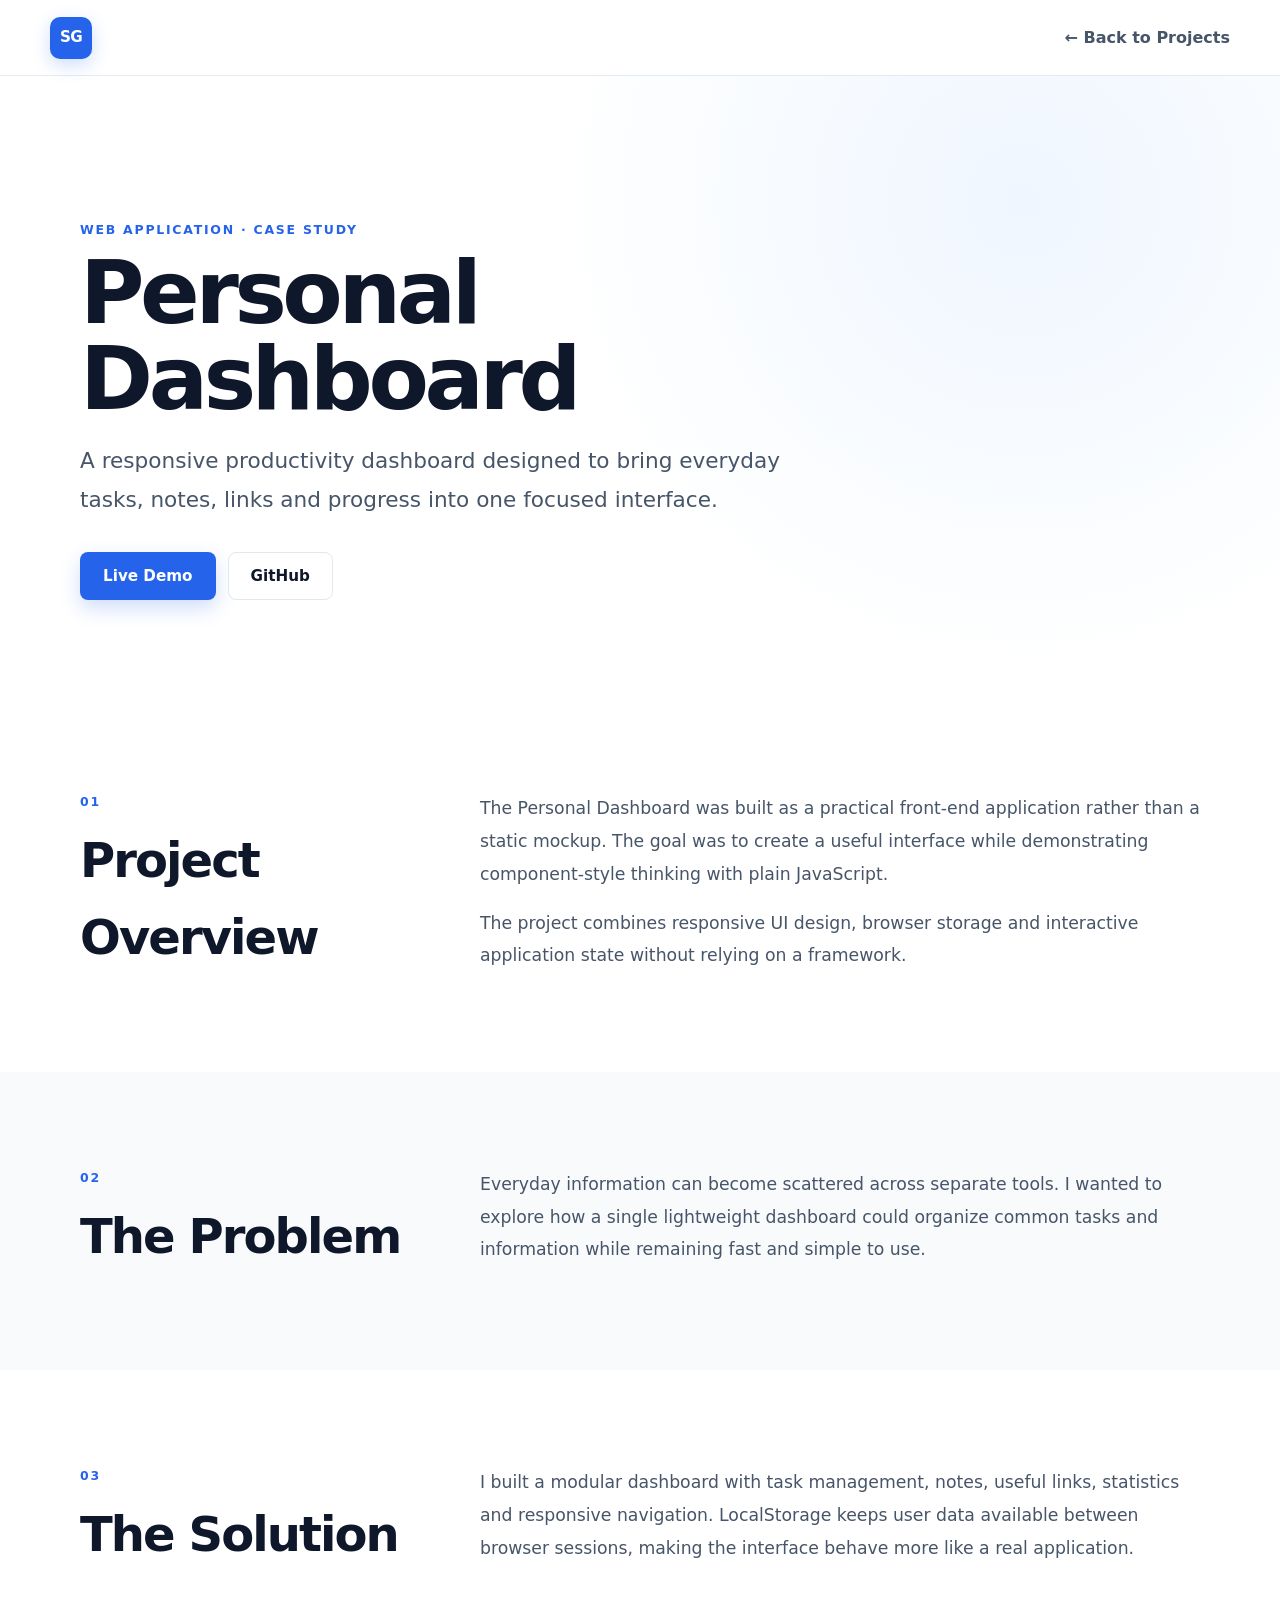
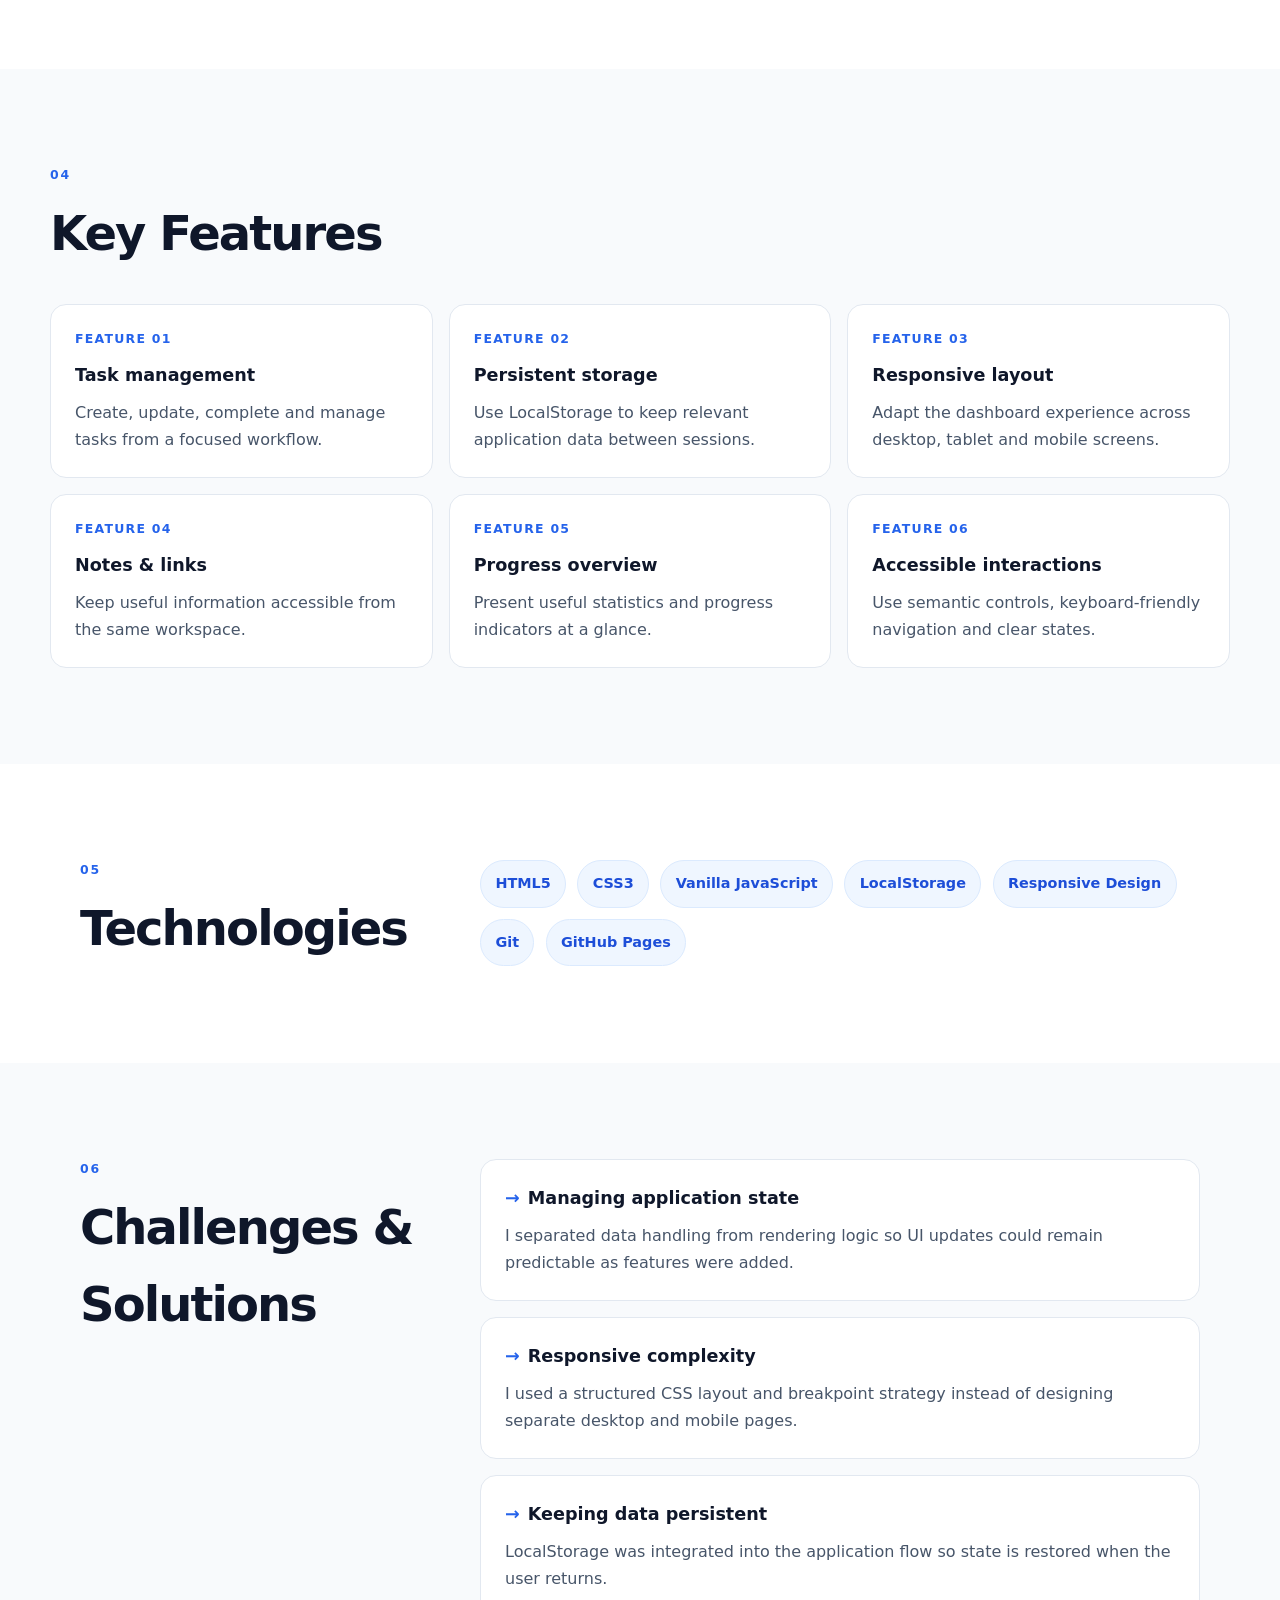
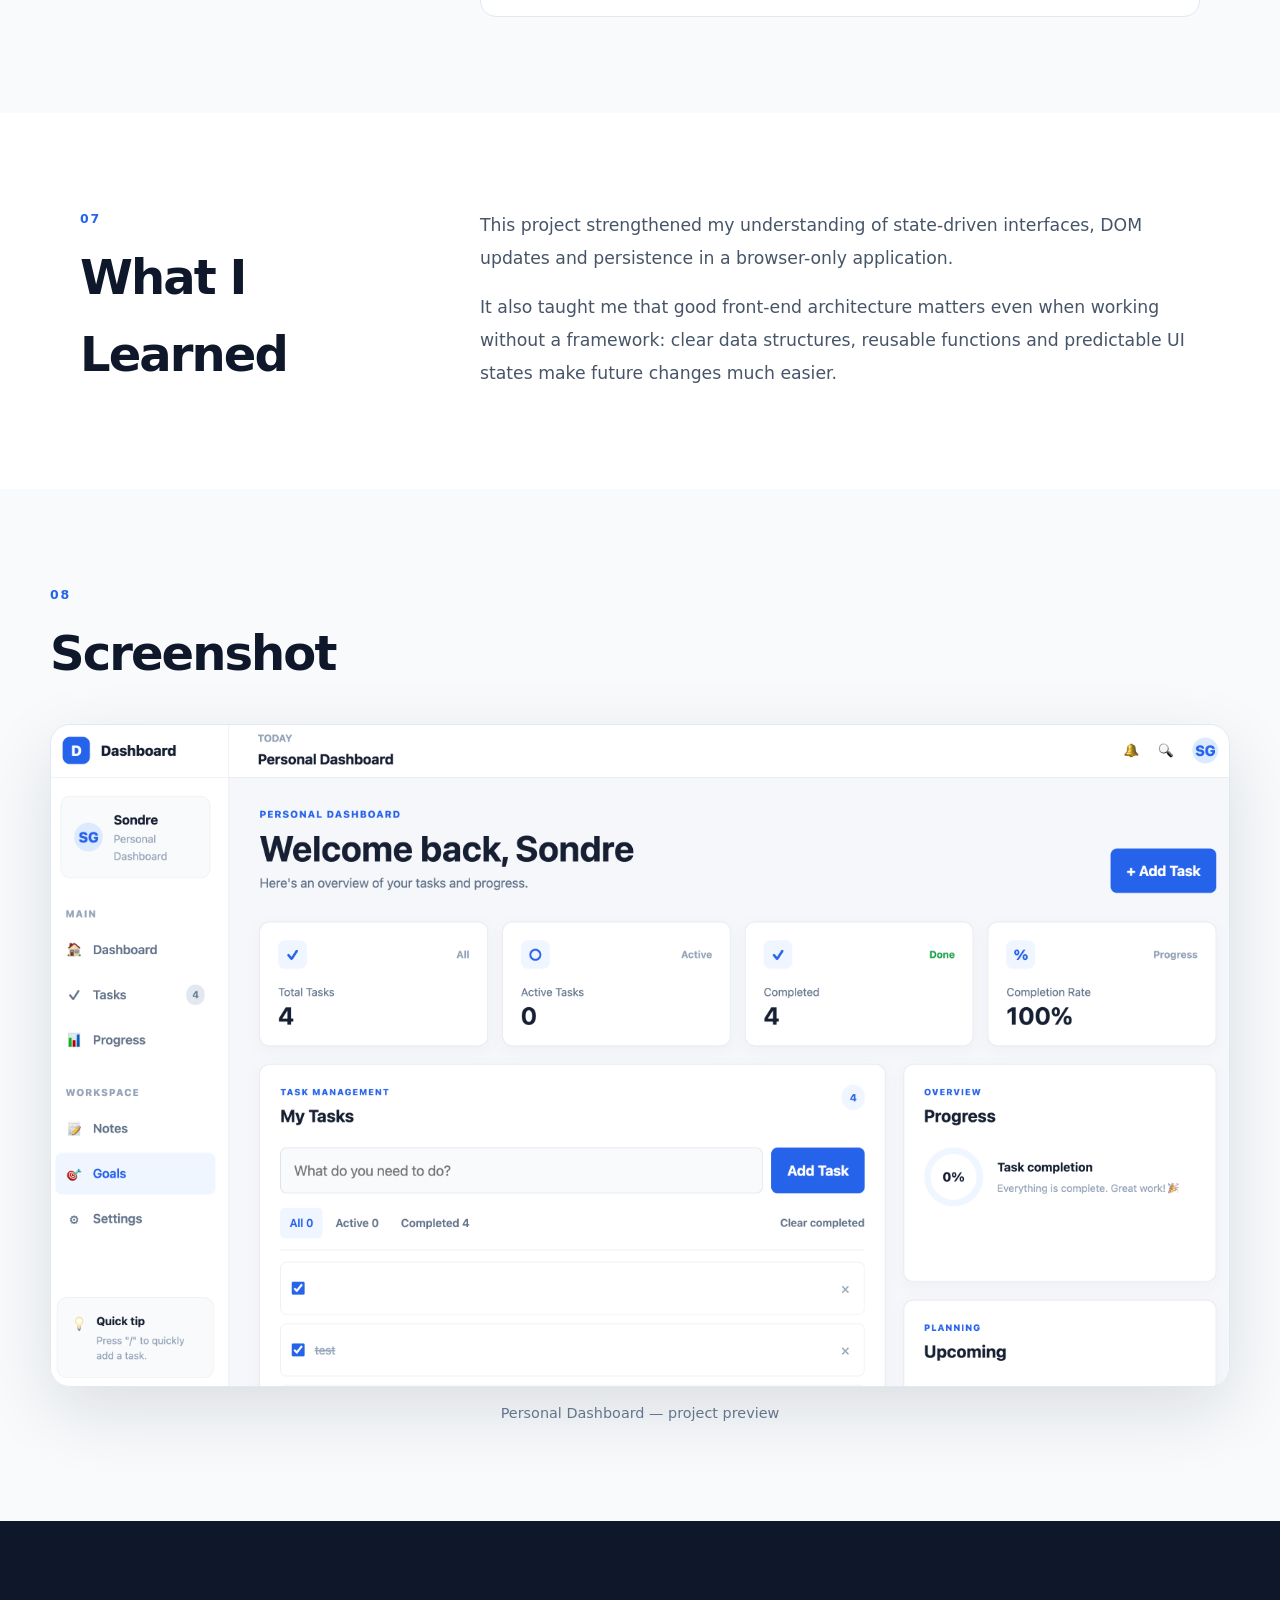
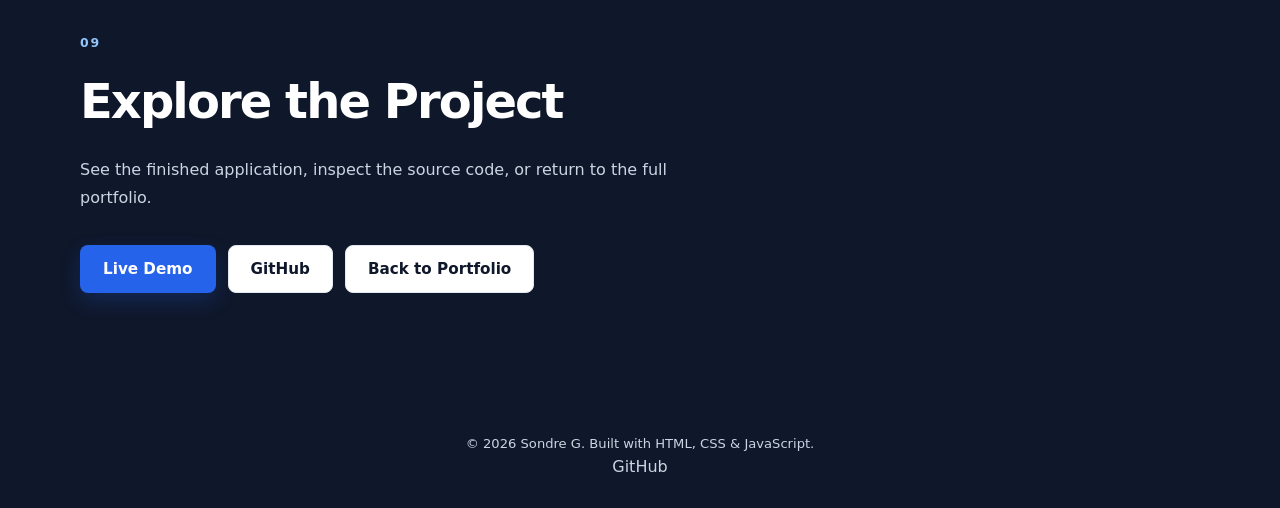
<file: project.html>
<!DOCTYPE html>
<html lang="en">
<head>
    <meta charset="UTF-8">
    <meta name="viewport" content="width=device-width, initial-scale=1.0">
    <meta name="description" content="Project case studies by Sondre G, covering problems, solutions, features, technologies, challenges and lessons learned.">
    <meta name="author" content="Sondre G">
    <meta name="robots" content="index, follow">
    <meta name="theme-color" content="#2563eb">
    <meta name="color-scheme" content="light">
    <meta name="referrer" content="strict-origin-when-cross-origin">
    <meta property="og:type" content="article">
    <meta property="og:site_name" content="Sondre G">
    <meta property="og:title" content="Project Case Study | Sondre G">
    <meta property="og:description" content="Detailed project case study covering the problem, solution, features, technologies, challenges and lessons learned.">
    <meta property="og:url" content="https://hansoinner.github.io/portfolio/project.html">
    <title>Project Case Study | Sondre G</title>
    <link rel="canonical" href="https://hansoinner.github.io/portfolio/project.html">
    <link rel="icon" href="data:image/svg+xml,%3Csvg xmlns='http://www.w3.org/2000/svg' viewBox='0 0 100 100'%3E%3Crect width='100' height='100' rx='20' fill='%232563eb'/%3E%3Ctext x='50' y='68' text-anchor='middle' font-family='Arial,sans-serif' font-size='48' font-weight='700' fill='white'%3ESG%3C/text%3E%3C/svg%3E">
    <link rel="stylesheet" href="style.css">
    <link rel="stylesheet" href="case-study.css">
</head>
<body>
<a class="skip-link" href="#main-content">Skip to main content</a>
<header class="header">
    <nav class="navbar container" aria-label="Main navigation">
        <a href="index.html" class="logo" aria-label="Sondre G - Home">SG</a>
        <a href="index.html#projects" class="case-nav-back">← Back to Projects</a>
    </nav>
</header>

<main id="main-content">
    <section class="case-hero section" aria-labelledby="case-title">
        <div class="container case-container">
            <p class="section-eyebrow" id="case-type">PROJECT CASE STUDY</p>
            <h1 class="case-title" id="case-title">Project</h1>
            <p class="case-lead" id="case-lead"></p>
            <div class="case-actions" id="case-actions"></div>
        </div>
    </section>

    <section class="case-section section" aria-labelledby="overview-title">
        <div class="container case-grid">
            <div>
                <p class="section-eyebrow">01</p>
                <h2 id="overview-title">Project Overview</h2>
            </div>
            <div class="case-copy" id="overview"></div>
        </div>
    </section>

    <section class="case-section section case-section-soft" aria-labelledby="problem-title">
        <div class="container case-grid">
            <div><p class="section-eyebrow">02</p><h2 id="problem-title">The Problem</h2></div>
            <div class="case-copy" id="problem"></div>
        </div>
    </section>

    <section class="case-section section" aria-labelledby="solution-title">
        <div class="container case-grid">
            <div><p class="section-eyebrow">03</p><h2 id="solution-title">The Solution</h2></div>
            <div class="case-copy" id="solution"></div>
        </div>
    </section>

    <section class="case-section section case-section-soft" aria-labelledby="features-title">
        <div class="container">
            <div class="case-heading"><p class="section-eyebrow">04</p><h2 id="features-title">Key Features</h2></div>
            <div class="feature-grid" id="features"></div>
        </div>
    </section>

    <section class="case-section section" aria-labelledby="tech-title">
        <div class="container case-grid">
            <div><p class="section-eyebrow">05</p><h2 id="tech-title">Technologies</h2></div>
            <div class="tech-list" id="technologies"></div>
        </div>
    </section>

    <section class="case-section section case-section-soft" aria-labelledby="challenges-title">
        <div class="container case-grid">
            <div><p class="section-eyebrow">06</p><h2 id="challenges-title">Challenges &amp; Solutions</h2></div>
            <div class="challenge-list" id="challenges"></div>
        </div>
    </section>

    <section class="case-section section" aria-labelledby="learning-title">
        <div class="container case-grid">
            <div><p class="section-eyebrow">07</p><h2 id="learning-title">What I Learned</h2></div>
            <div class="case-copy" id="learning"></div>
        </div>
    </section>

    <section class="case-section section case-section-soft" aria-labelledby="screenshot-title">
        <div class="container">
            <div class="case-heading"><p class="section-eyebrow">08</p><h2 id="screenshot-title">Screenshot</h2></div>
            <figure class="case-screenshot">
                <img id="case-image" src="" alt="" loading="lazy" decoding="async">
                <figcaption id="case-caption"></figcaption>
            </figure>
        </div>
    </section>

    <section class="case-final section" aria-labelledby="next-title">
        <div class="container case-final-content">
            <p class="section-eyebrow">09</p>
            <h2 id="next-title">Explore the Project</h2>
            <p>See the finished application, inspect the source code, or return to the full portfolio.</p>
            <div class="case-actions" id="case-actions-bottom"></div>
        </div>
    </section>
</main>

<footer class="footer">
    <div class="container footer-content">
        <p>&copy; <span id="current-year">2026</span> Sondre G. Built with HTML, CSS &amp; JavaScript.</p>
        <a href="https://github.com/hansoinner" target="_blank" rel="noopener noreferrer">GitHub</a>
    </div>
</footer>

<script src="case-study.js" defer></script>
</body>
</html>
</file>
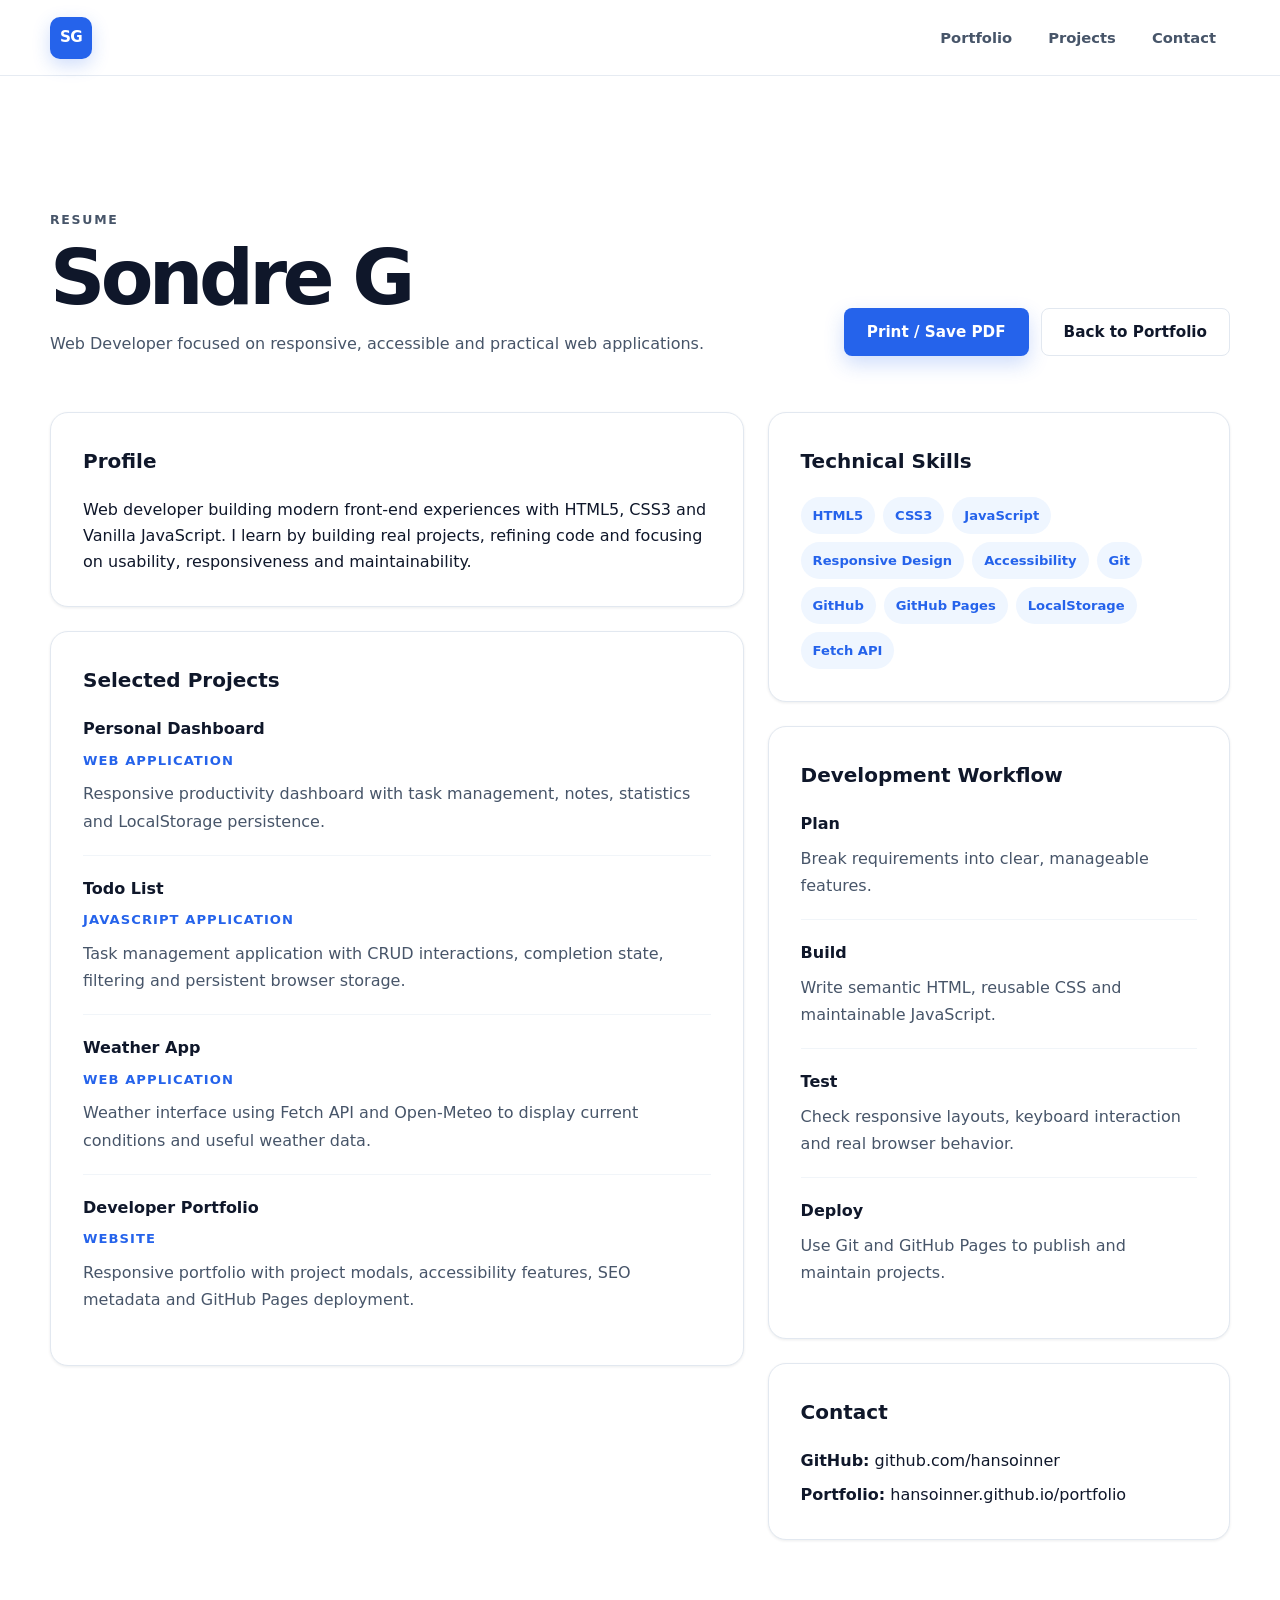
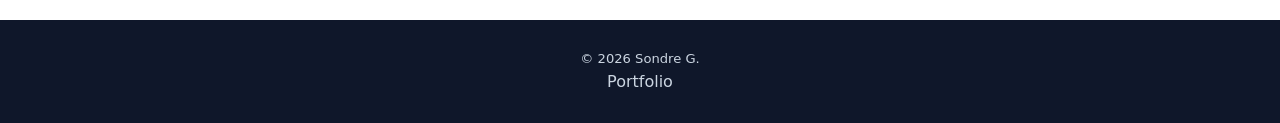
<file: resume.html>
<!DOCTYPE html>
<html lang="en">
<head>
    <meta charset="UTF-8">
    <meta name="viewport" content="width=device-width, initial-scale=1.0">
    <meta name="description" content="Sondre G — Web Developer resume, skills, projects and technical experience.">
    <meta name="robots" content="index, follow">
    <meta name="theme-color" content="#2563eb">
    <title>Sondre G | Resume</title>
    <link rel="canonical" href="https://hansoinner.github.io/portfolio/resume.html">
    <link rel="stylesheet" href="style.css">
    <style>
        .resume-page { padding: 120px 0 80px; }
        .resume-header { display:flex; justify-content:space-between; align-items:flex-end; gap:32px; margin-bottom:56px; }
        .resume-header h1 { font-size:clamp(2.8rem,6vw,5rem); line-height:1; letter-spacing:-.06em; }
        .resume-header p { margin-top:14px; color:var(--text-secondary); }
        .resume-actions { display:flex; gap:12px; flex-wrap:wrap; }
        .resume-grid { display:grid; grid-template-columns:1.5fr 1fr; gap:24px; }
        .resume-card { padding:32px; background:#fff; border:1px solid var(--border); border-radius:var(--radius-lg); box-shadow:var(--shadow-sm); }
        .resume-card h2 { margin-bottom:20px; font-size:1.25rem; }
        .resume-card + .resume-card { margin-top:24px; }
        .resume-item { padding:20px 0; border-top:1px solid var(--border-light); }
        .resume-item:first-of-type { padding-top:0; border-top:0; }
        .resume-item h3 { font-size:1rem; margin-bottom:5px; }
        .resume-meta { color:var(--primary); font-size:.82rem; font-weight:800; text-transform:uppercase; letter-spacing:.08em; }
        .resume-item p { margin-top:8px; color:var(--text-secondary); line-height:1.7; }
        .resume-list { display:flex; flex-wrap:wrap; gap:8px; }
        .resume-list span { padding:8px 12px; background:var(--primary-light); color:var(--primary); border-radius:999px; font-size:.82rem; font-weight:700; }
        @media (max-width:760px) { .resume-header,.resume-grid { grid-template-columns:1fr; display:grid; } .resume-header { align-items:start; } }
        @media print { .header,.resume-actions,.footer { display:none!important; } .resume-page { padding:0; } .resume-card { box-shadow:none; break-inside:avoid; } body { background:#fff; } }
    </style>
</head>
<body>
    <header class="header">
        <nav class="navbar container" aria-label="Main navigation">
            <a href="./" class="logo" aria-label="Sondre G - Portfolio">SG</a>
            <div class="nav-links">
                <a href="./" class="nav-link">Portfolio</a>
                <a href="./#projects" class="nav-link">Projects</a>
                <a href="./#contact" class="nav-link">Contact</a>
            </div>
        </nav>
    </header>

    <main class="resume-page">
        <div class="container">
            <header class="resume-header">
                <div>
                    <p class="section-eyebrow">Resume</p>
                    <h1>Sondre G</h1>
                    <p>Web Developer focused on responsive, accessible and practical web applications.</p>
                </div>
                <div class="resume-actions">
                    <a class="button button-primary" href="javascript:window.print()">Print / Save PDF</a>
                    <a class="button button-secondary" href="./">Back to Portfolio</a>
                </div>
            </header>

            <div class="resume-grid">
                <div>
                    <section class="resume-card" aria-labelledby="profile-title">
                        <h2 id="profile-title">Profile</h2>
                        <p>Web developer building modern front-end experiences with HTML5, CSS3 and Vanilla JavaScript. I learn by building real projects, refining code and focusing on usability, responsiveness and maintainability.</p>
                    </section>
                    <section class="resume-card" aria-labelledby="projects-title">
                        <h2 id="projects-title">Selected Projects</h2>
                        <article class="resume-item"><h3>Personal Dashboard</h3><span class="resume-meta">Web Application</span><p>Responsive productivity dashboard with task management, notes, statistics and LocalStorage persistence.</p></article>
                        <article class="resume-item"><h3>Todo List</h3><span class="resume-meta">JavaScript Application</span><p>Task management application with CRUD interactions, completion state, filtering and persistent browser storage.</p></article>
                        <article class="resume-item"><h3>Weather App</h3><span class="resume-meta">Web Application</span><p>Weather interface using Fetch API and Open-Meteo to display current conditions and useful weather data.</p></article>
                        <article class="resume-item"><h3>Developer Portfolio</h3><span class="resume-meta">Website</span><p>Responsive portfolio with project modals, accessibility features, SEO metadata and GitHub Pages deployment.</p></article>
                    </section>
                </div>
                <aside>
                    <section class="resume-card" aria-labelledby="skills-title">
                        <h2 id="skills-title">Technical Skills</h2>
                        <div class="resume-list"><span>HTML5</span><span>CSS3</span><span>JavaScript</span><span>Responsive Design</span><span>Accessibility</span><span>Git</span><span>GitHub</span><span>GitHub Pages</span><span>LocalStorage</span><span>Fetch API</span></div>
                    </section>
                    <section class="resume-card" aria-labelledby="workflow-title">
                        <h2 id="workflow-title">Development Workflow</h2>
                        <div class="resume-item"><h3>Plan</h3><p>Break requirements into clear, manageable features.</p></div>
                        <div class="resume-item"><h3>Build</h3><p>Write semantic HTML, reusable CSS and maintainable JavaScript.</p></div>
                        <div class="resume-item"><h3>Test</h3><p>Check responsive layouts, keyboard interaction and real browser behavior.</p></div>
                        <div class="resume-item"><h3>Deploy</h3><p>Use Git and GitHub Pages to publish and maintain projects.</p></div>
                    </section>
                    <section class="resume-card" aria-labelledby="contact-title">
                        <h2 id="contact-title">Contact</h2>
                        <p><strong>GitHub:</strong> github.com/hansoinner</p>
                        <p style="margin-top:8px"><strong>Portfolio:</strong> hansoinner.github.io/portfolio</p>
                    </section>
                </aside>
            </div>
        </div>
    </main>

    <footer class="footer"><div class="container footer-content"><p>&copy; <span id="year">2026</span> Sondre G.</p><a href="./">Portfolio</a></div></footer>
</body>
</html>
</file>
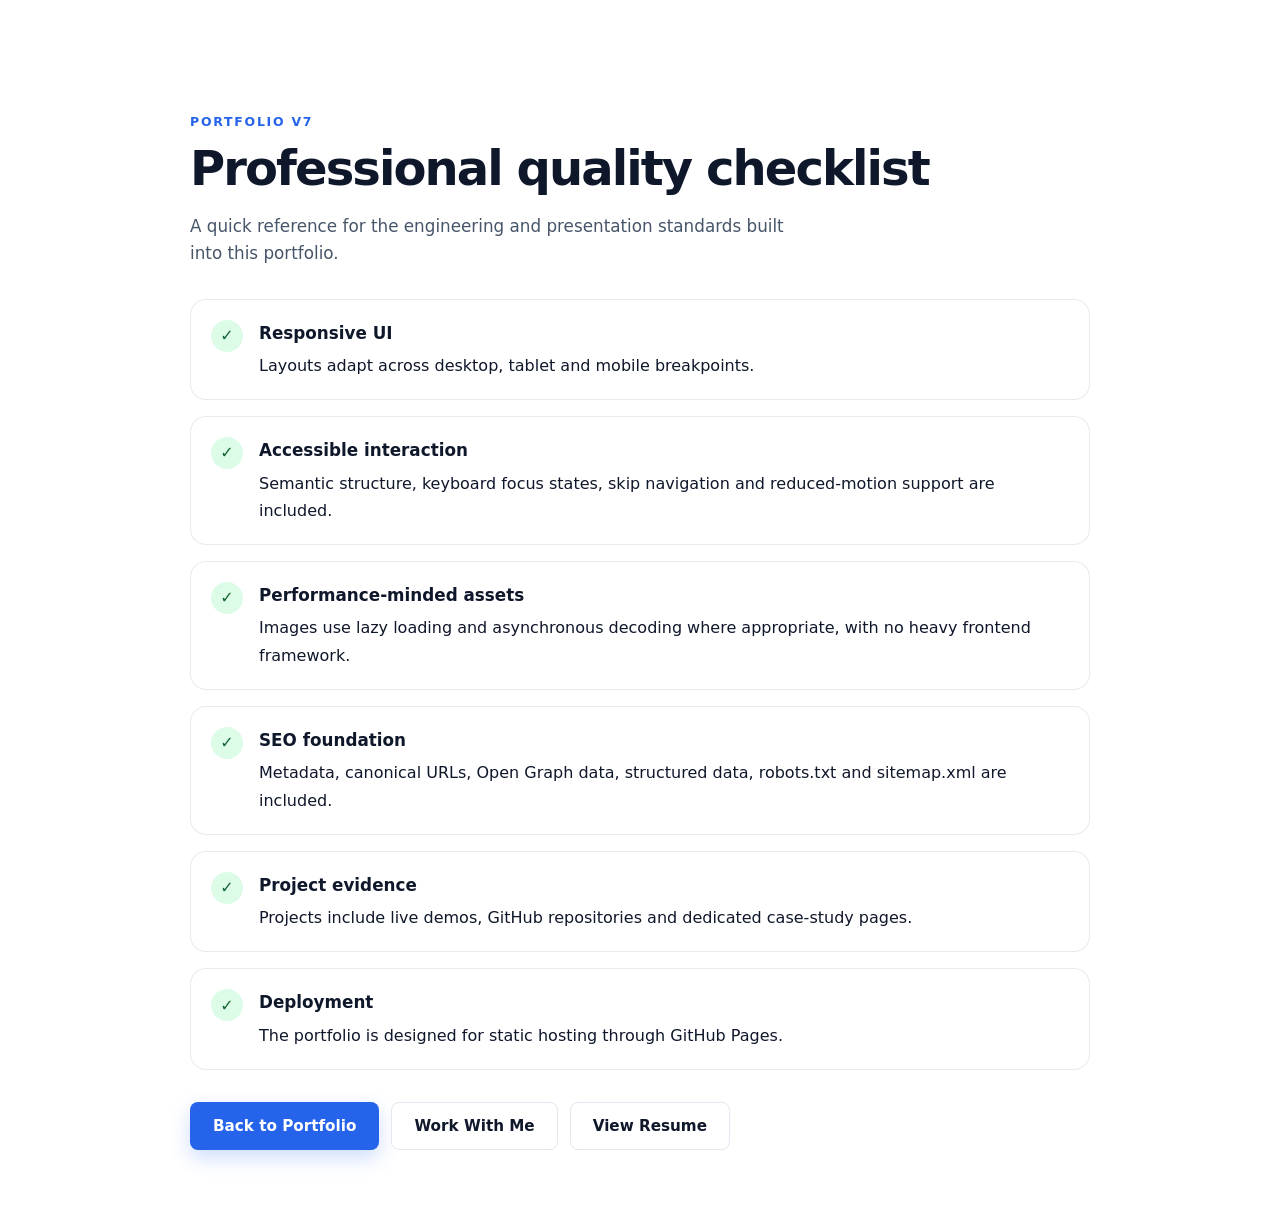
<file: site-quality.html>
<!DOCTYPE html>
<html lang="en">
<head>
    <meta charset="UTF-8">
    <meta name="viewport" content="width=device-width, initial-scale=1.0">
    <meta name="robots" content="noindex, nofollow">
    <meta name="theme-color" content="#2563eb">
    <title>Site Quality Checklist | Sondre G</title>
    <link rel="stylesheet" href="style.css">
    <style>
        .quality-page { min-height: 100vh; padding: 7rem 1.25rem 4rem; }
        .quality-wrap { max-width: 900px; margin: 0 auto; }
        .quality-list { display: grid; gap: 1rem; margin: 2rem 0; }
        .quality-item { display: grid; grid-template-columns: auto 1fr; gap: 1rem; padding: 1.25rem; border: 1px solid rgba(15,23,42,.09); border-radius: 1rem; background: rgba(255,255,255,.86); }
        .quality-check { display: grid; place-items: center; width: 2rem; height: 2rem; border-radius: 50%; background: #dcfce7; color: #166534; font-weight: 800; }
        .quality-item h2 { margin: 0 0 .35rem; font-size: 1.05rem; }
        .quality-item p { margin: 0; line-height: 1.7; }
        .quality-actions { display:flex; flex-wrap:wrap; gap:.75rem; margin-top:2rem; }
    </style>
</head>
<body>
<main class="quality-page">
    <div class="quality-wrap">
        <p class="section-eyebrow">Portfolio v7</p>
        <h1 class="section-title">Professional quality checklist</h1>
        <p class="section-description">A quick reference for the engineering and presentation standards built into this portfolio.</p>
        <div class="quality-list">
            <article class="quality-item"><span class="quality-check" aria-hidden="true">✓</span><div><h2>Responsive UI</h2><p>Layouts adapt across desktop, tablet and mobile breakpoints.</p></div></article>
            <article class="quality-item"><span class="quality-check" aria-hidden="true">✓</span><div><h2>Accessible interaction</h2><p>Semantic structure, keyboard focus states, skip navigation and reduced-motion support are included.</p></div></article>
            <article class="quality-item"><span class="quality-check" aria-hidden="true">✓</span><div><h2>Performance-minded assets</h2><p>Images use lazy loading and asynchronous decoding where appropriate, with no heavy frontend framework.</p></div></article>
            <article class="quality-item"><span class="quality-check" aria-hidden="true">✓</span><div><h2>SEO foundation</h2><p>Metadata, canonical URLs, Open Graph data, structured data, robots.txt and sitemap.xml are included.</p></div></article>
            <article class="quality-item"><span class="quality-check" aria-hidden="true">✓</span><div><h2>Project evidence</h2><p>Projects include live demos, GitHub repositories and dedicated case-study pages.</p></div></article>
            <article class="quality-item"><span class="quality-check" aria-hidden="true">✓</span><div><h2>Deployment</h2><p>The portfolio is designed for static hosting through GitHub Pages.</p></div></article>
        </div>
        <div class="quality-actions">
            <a class="button button-primary" href="index.html">Back to Portfolio</a>
            <a class="button button-secondary" href="hire.html">Work With Me</a>
            <a class="button button-secondary" href="resume.html">View Resume</a>
        </div>
    </div>
</main>
</body>
</html>
</file>
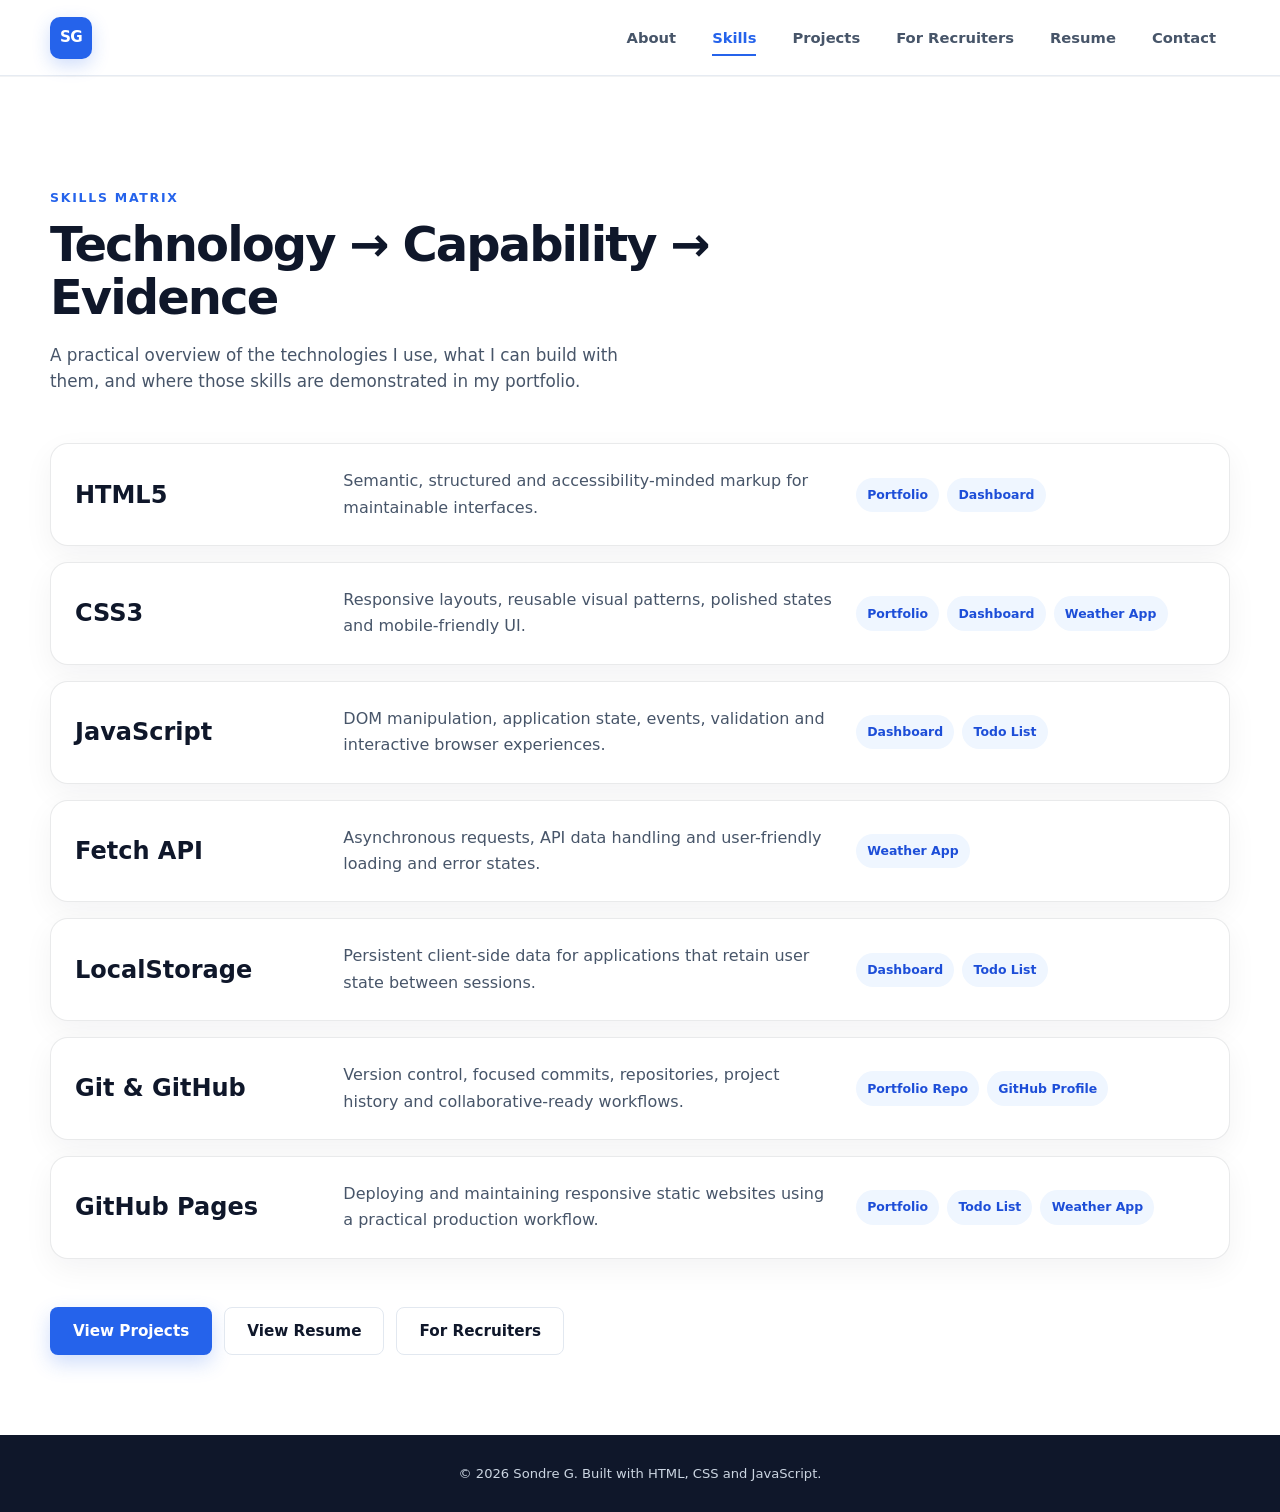
<file: skills.html>
<!DOCTYPE html>
<html lang="en">
<head>
    <meta charset="UTF-8">
    <meta name="viewport" content="width=device-width, initial-scale=1.0">
    <meta name="description" content="Sondre G — Skills matrix showing front-end capabilities and project evidence.">
    <meta name="robots" content="index, follow">
    <meta name="theme-color" content="#2563eb">
    <link rel="canonical" href="https://hansoinner.github.io/portfolio/skills.html">
    <title>Skills Matrix | Sondre G</title>
    <link rel="stylesheet" href="style.css">
    <link rel="stylesheet" href="visual-polish.css">
    <style>
        .skills-page { padding: 7rem 0 5rem; }
        .skills-intro { max-width: 760px; margin-bottom: 3rem; }
        .skills-matrix { display: grid; gap: 1rem; }
        .matrix-card { display: grid; grid-template-columns: minmax(150px, .7fr) 1.4fr 1fr; gap: 1.5rem; align-items: center; padding: 1.5rem; background: #fff; border: 1px solid rgba(15,23,42,.09); border-radius: 18px; box-shadow: 0 10px 30px rgba(15,23,42,.05); }
        .matrix-tech { font-weight: 800; color: #0f172a; }
        .matrix-capability { color: #475569; line-height: 1.65; }
        .matrix-evidence { display: flex; flex-wrap: wrap; gap: .5rem; }
        .evidence-link { display: inline-flex; padding: .45rem .7rem; border-radius: 999px; background: #eff6ff; color: #1d4ed8; font-size: .78rem; font-weight: 800; text-decoration: none; }
        .evidence-link:hover, .evidence-link:focus-visible { background: #dbeafe; }
        .skills-cta { margin-top: 3rem; display: flex; flex-wrap: wrap; gap: .75rem; }
        @media (max-width: 760px) { .matrix-card { grid-template-columns: 1fr; gap: .75rem; } }
        @media (prefers-reduced-motion: reduce) { * { scroll-behavior: auto !important; } }
    </style>
</head>
<body>
<a class="skip-link" href="#main-content">Skip to main content</a>
<header class="header">
    <nav class="navbar container" aria-label="Main navigation">
        <a href="index.html" class="logo" aria-label="Sondre G - Home">SG</a>
        <div class="nav-links">
            <a href="index.html#about" class="nav-link">About</a>
            <a href="index.html#skills" class="nav-link active" aria-current="page">Skills</a>
            <a href="index.html#projects" class="nav-link">Projects</a>
            <a href="for-recruiters.html" class="nav-link">For Recruiters</a>
            <a href="resume.html" class="nav-link">Resume</a>
            <a href="index.html#contact" class="nav-link">Contact</a>
        </div>
    </nav>
</header>
<main id="main-content" class="skills-page">
    <div class="container">
        <div class="skills-intro">
            <p class="section-eyebrow">Skills Matrix</p>
            <h1 class="section-title">Technology → Capability → Evidence</h1>
            <p class="section-description">A practical overview of the technologies I use, what I can build with them, and where those skills are demonstrated in my portfolio.</p>
        </div>
        <section class="skills-matrix" aria-label="Skills and project evidence">
            <article class="matrix-card"><h2 class="matrix-tech">HTML5</h2><p class="matrix-capability">Semantic, structured and accessibility-minded markup for maintainable interfaces.</p><div class="matrix-evidence"><a class="evidence-link" href="project.html?project=portfolio">Portfolio</a><a class="evidence-link" href="project.html?project=dashboard">Dashboard</a></div></article>
            <article class="matrix-card"><h2 class="matrix-tech">CSS3</h2><p class="matrix-capability">Responsive layouts, reusable visual patterns, polished states and mobile-friendly UI.</p><div class="matrix-evidence"><a class="evidence-link" href="project.html?project=portfolio">Portfolio</a><a class="evidence-link" href="project.html?project=dashboard">Dashboard</a><a class="evidence-link" href="project.html?project=weather">Weather App</a></div></article>
            <article class="matrix-card"><h2 class="matrix-tech">JavaScript</h2><p class="matrix-capability">DOM manipulation, application state, events, validation and interactive browser experiences.</p><div class="matrix-evidence"><a class="evidence-link" href="project.html?project=dashboard">Dashboard</a><a class="evidence-link" href="project.html?project=todolist">Todo List</a></div></article>
            <article class="matrix-card"><h2 class="matrix-tech">Fetch API</h2><p class="matrix-capability">Asynchronous requests, API data handling and user-friendly loading and error states.</p><div class="matrix-evidence"><a class="evidence-link" href="project.html?project=weather">Weather App</a></div></article>
            <article class="matrix-card"><h2 class="matrix-tech">LocalStorage</h2><p class="matrix-capability">Persistent client-side data for applications that retain user state between sessions.</p><div class="matrix-evidence"><a class="evidence-link" href="project.html?project=dashboard">Dashboard</a><a class="evidence-link" href="project.html?project=todolist">Todo List</a></div></article>
            <article class="matrix-card"><h2 class="matrix-tech">Git &amp; GitHub</h2><p class="matrix-capability">Version control, focused commits, repositories, project history and collaborative-ready workflows.</p><div class="matrix-evidence"><a class="evidence-link" href="https://github.com/hansoinner/portfolio" target="_blank" rel="noopener noreferrer">Portfolio Repo</a><a class="evidence-link" href="https://github.com/hansoinner" target="_blank" rel="noopener noreferrer">GitHub Profile</a></div></article>
            <article class="matrix-card"><h2 class="matrix-tech">GitHub Pages</h2><p class="matrix-capability">Deploying and maintaining responsive static websites using a practical production workflow.</p><div class="matrix-evidence"><a class="evidence-link" href="index.html">Portfolio</a><a class="evidence-link" href="https://hansoinner.github.io/todo-list/" target="_blank" rel="noopener noreferrer">Todo List</a><a class="evidence-link" href="https://hansoinner.github.io/weather-app/" target="_blank" rel="noopener noreferrer">Weather App</a></div></article>
        </section>
        <div class="skills-cta">
            <a href="index.html#projects" class="button button-primary">View Projects</a>
            <a href="resume.html" class="button button-secondary">View Resume</a>
            <a href="for-recruiters.html" class="button button-secondary">For Recruiters</a>
        </div>
    </div>
</main>
<footer class="footer"><div class="container"><p>&copy; 2026 Sondre G. Built with HTML, CSS and JavaScript.</p></div></footer>
</body>
</html>
</file>
<file: style.css>
/* =========================================================
   ROOT / DESIGN TOKENS
========================================================= */

:root {
    --primary: #2563eb;
    --primary-dark: #1d4ed8;
    --primary-light: #eff6ff;

    --text: #0f172a;
    --text-secondary: #475569;
    --text-muted: #64748b;

    --background: #ffffff;
    --background-soft: #f8fafc;
    --background-dark: #0f172a;

    --border: #e2e8f0;
    --border-light: #f1f5f9;

    --success: #16a34a;
    --danger: #dc2626;

    --shadow-sm: 0 1px 3px rgba(15, 23, 42, 0.08);
    --shadow-md: 0 10px 30px rgba(15, 23, 42, 0.10);
    --shadow-lg: 0 20px 50px rgba(15, 23, 42, 0.15);

    --radius-sm: 8px;
    --radius-md: 12px;
    --radius-lg: 18px;
    --radius-xl: 24px;

    --container-width: 1180px;
    --header-height: 76px;

    --transition-fast: 0.2s ease;
    --transition: 0.3s ease;
}

*,
*::before,
*::after {
    box-sizing: border-box;
    margin: 0;
    padding: 0;
}

html {
    scroll-behavior: smooth;
    scroll-padding-top: calc(var(--header-height) + 24px);
}

body {
    min-height: 100vh;
    font-family:
        Inter,
        ui-sans-serif,
        system-ui,
        -apple-system,
        BlinkMacSystemFont,
        "Segoe UI",
        sans-serif;
    color: var(--text);
    background: var(--background);
    line-height: 1.6;
    -webkit-font-smoothing: antialiased;
    text-rendering: optimizeLegibility;
}

body.modal-open,
body.menu-open {
    overflow: hidden;
}

img {
    display: block;
    max-width: 100%;
}

button,
input,
textarea {
    font: inherit;
}

button {
    border: 0;
}

a {
    color: inherit;
    text-decoration: none;
}

ul {
    list-style: none;
}

.skip-link {
    position: fixed;
    top: 12px;
    left: 12px;
    z-index: 2000;
    padding: 10px 14px;
    color: #ffffff;
    background: var(--text);
    border-radius: var(--radius-sm);
    font-size: 0.9rem;
    font-weight: 700;
    transform: translateY(-200%);
    transition: transform var(--transition-fast);
}

.skip-link:focus {
    transform: translateY(0);
}

.container {
    width: min(calc(100% - 48px), var(--container-width));
    margin-inline: auto;
}

.section {
    padding: 110px 0;
}

.section-heading {
    max-width: 720px;
    margin-bottom: 56px;
}

.section-eyebrow {
    margin-bottom: 10px;
    color: var(--primary);
    font-size: 0.78rem;
    font-weight: 800;
    letter-spacing: 0.14em;
    text-transform: uppercase;
}

.section-title {
    font-size: clamp(2rem, 4vw, 3rem);
    line-height: 1.1;
    letter-spacing: -0.04em;
}

.section-description {
    max-width: 620px;
    margin-top: 18px;
    color: var(--text-secondary);
    font-size: 1.05rem;
}

.button {
    display: inline-flex;
    align-items: center;
    justify-content: center;
    min-height: 48px;
    padding: 0 22px;
    border: 1px solid transparent;
    border-radius: var(--radius-sm);
    font-size: 0.95rem;
    font-weight: 700;
    cursor: pointer;
    transition: transform var(--transition-fast), background-color var(--transition-fast), border-color var(--transition-fast), color var(--transition-fast), box-shadow var(--transition-fast);
}

.button:hover {
    transform: translateY(-2px);
}

.button:active {
    transform: translateY(0);
}

.button-primary {
    color: #ffffff;
    background: var(--primary);
    box-shadow: 0 8px 20px rgba(37, 99, 235, 0.22);
}

.button-primary:hover {
    background: var(--primary-dark);
    box-shadow: 0 12px 28px rgba(37, 99, 235, 0.28);
}

.button-secondary {
    color: var(--text);
    background: #ffffff;
    border-color: var(--border);
}

.button-secondary:hover {
    color: var(--primary);
    border-color: var(--primary);
    background: var(--primary-light);
}

.header {
    position: sticky;
    top: 0;
    z-index: 1000;
    height: var(--header-height);
    background: rgba(255, 255, 255, 0.92);
    border-bottom: 1px solid rgba(226, 232, 240, 0.85);
    backdrop-filter: blur(14px);
    -webkit-backdrop-filter: blur(14px);
}

.navbar {
    display: flex;
    align-items: center;
    justify-content: space-between;
    height: 100%;
}

.logo {
    display: grid;
    place-items: center;
    width: 42px;
    height: 42px;
    color: #ffffff;
    background: var(--primary);
    border-radius: 10px;
    font-size: 0.95rem;
    font-weight: 900;
    letter-spacing: -0.04em;
    box-shadow: 0 6px 18px rgba(37, 99, 235, 0.22);
    transition: transform var(--transition-fast), background-color var(--transition-fast);
}

.logo:hover {
    background: var(--primary-dark);
    transform: translateY(-2px);
}

.nav-links {
    display: flex;
    align-items: center;
    gap: 8px;
}

.nav-link {
    position: relative;
    padding: 10px 14px;
    color: var(--text-secondary);
    font-size: 0.92rem;
    font-weight: 650;
    transition: color var(--transition-fast), background-color var(--transition-fast);
}

.nav-link::after {
    content: "";
    position: absolute;
    left: 14px;
    right: 14px;
    bottom: 3px;
    height: 2px;
    background: var(--primary);
    transform: scaleX(0);
    transform-origin: center;
    transition: transform var(--transition-fast);
}

.nav-link:hover,
.nav-link.active {
    color: var(--primary);
}

.nav-link:hover::after,
.nav-link.active::after {
    transform: scaleX(1);
}

.menu-toggle {
    display: none;
    width: 44px;
    height: 44px;
    padding: 9px;
    background: transparent;
    border-radius: var(--radius-sm);
    cursor: pointer;
}

.menu-toggle span {
    display: block;
    width: 100%;
    height: 2px;
    margin: 5px 0;
    background: var(--text);
    border-radius: 999px;
    transition: transform var(--transition-fast), opacity var(--transition-fast);
}

.menu-toggle.active span:nth-child(1) {
    transform: translateY(7px) rotate(45deg);
}

.menu-toggle.active span:nth-child(2) {
    opacity: 0;
}

.menu-toggle.active span:nth-child(3) {
    transform: translateY(-7px) rotate(-45deg);
}

.hero {
    min-height: calc(100vh - var(--header-height));
    display: flex;
    align-items: center;
    background: linear-gradient(180deg, #ffffff 0%, #f8fafc 100%);
}

.hero-grid {
    display: grid;
    grid-template-columns: minmax(0, 1fr) 360px;
    align-items: center;
    gap: 90px;
}

.hero-content {
    max-width: 720px;
}

.hero-intro {
    margin-bottom: 8px;
    color: var(--primary);
    font-size: 0.9rem;
    font-weight: 800;
    letter-spacing: 0.12em;
    text-transform: uppercase;
}

.hero-title {
    font-size: clamp(3.5rem, 8vw, 6.8rem);
    line-height: 0.95;
    letter-spacing: -0.075em;
}

.hero-subtitle {
    margin-top: 18px;
    font-size: clamp(1.4rem, 3vw, 2rem);
    font-weight: 700;
    color: var(--text-secondary);
}

.hero-description {
    max-width: 650px;
    margin-top: 24px;
    color: var(--text-secondary);
    font-size: 1.1rem;
    line-height: 1.8;
}

.hero-actions {
    display: flex;
    flex-wrap: wrap;
    gap: 12px;
    margin-top: 34px;
}

.hero-socials {
    display: flex;
    gap: 18px;
    margin-top: 28px;
}

.hero-socials a {
    color: var(--text-secondary);
    font-size: 0.9rem;
    font-weight: 700;
    transition: color var(--transition-fast);
}

.hero-socials a:hover {
    color: var(--primary);
}

.profile-placeholder {
    display: grid;
    place-items: center;
    aspect-ratio: 1;
    background: linear-gradient(145deg, var(--primary), #60a5fa);
    border-radius: 50%;
    box-shadow: 0 16px 36px rgba(37, 99, 235, 0.16), inset 0 0 0 10px rgba(255, 255, 255, 0.22);
}

.profile-placeholder span {
    color: #ffffff;
    font-size: clamp(4rem, 8vw, 7rem);
    font-weight: 900;
    letter-spacing: -0.08em;
}

.about {
    background: var(--background);
}

.about-grid {
    display: grid;
    grid-template-columns: minmax(0, 1fr) minmax(0, 1fr);
    gap: 80px;
}

.about-content {
    max-width: 650px;
}

.about-content p {
    margin-bottom: 20px;
    color: var(--text-secondary);
    font-size: 1.05rem;
    line-height: 1.85;
}

.timeline {
    display: grid;
    gap: 18px;
}

.timeline-item {
    display: grid;
    grid-template-columns: 52px 1fr;
    gap: 18px;
    padding: 22px;
    background: var(--background-soft);
    border: 1px solid var(--border);
    border-radius: var(--radius-md);
    transition: transform var(--transition), box-shadow var(--transition), border-color var(--transition);
}

.timeline-item:hover {
    transform: translateY(-3px);
    border-color: #cbd5e1;
    box-shadow: var(--shadow-md);
}

.timeline-number {
    display: grid;
    place-items: center;
    width: 44px;
    height: 44px;
    color: var(--primary);
    background: var(--primary-light);
    border-radius: 10px;
    font-size: 0.8rem;
    font-weight: 900;
}

.timeline-item h3 {
    margin-bottom: 5px;
    font-size: 1rem;
}

.timeline-item p {
    color: var(--text-secondary);
    font-size: 0.92rem;
}

.technologies {
    margin-top: 100px;
}

.technologies .section-heading {
    margin-bottom: 30px;
}

.technology-grid {
    display: grid;
    grid-template-columns: repeat(6, 1fr);
    gap: 12px;
}

.technology-card {
    display: grid;
    place-items: center;
    min-height: 90px;
    padding: 18px;
    background: var(--background-soft);
    border: 1px solid var(--border);
    border-radius: var(--radius-md);
    text-align: center;
    transition: transform var(--transition-fast), border-color var(--transition-fast), background-color var(--transition-fast);
}

.technology-card:hover {
    transform: translateY(-3px);
    background: var(--primary-light);
    border-color: #bfdbfe;
}

.technology-card span {
    font-size: 0.85rem;
    font-weight: 750;
}

.skills {
    background: var(--background-soft);
}

.skills-grid {
    display: grid;
    grid-template-columns: repeat(3, 1fr);
    gap: 18px;
}

.skill-card {
    position: relative;
    min-height: 220px;
    padding: 30px;
    background: #ffffff;
    border: 1px solid var(--border);
    border-radius: var(--radius-lg);
    box-shadow: var(--shadow-sm);
    transition: transform var(--transition), box-shadow var(--transition), border-color var(--transition);
}

.skill-card:hover {
    transform: translateY(-5px);
    border-color: #bfdbfe;
    box-shadow: var(--shadow-md);
}

.skill-number {
    display: inline-flex;
    margin-bottom: 28px;
    color: var(--primary);
    font-size: 0.75rem;
    font-weight: 900;
    letter-spacing: 0.1em;
}

.skill-card h3 {
    margin-bottom: 10px;
    font-size: 1.2rem;
}

.skill-card p {
    color: var(--text-secondary);
    font-size: 0.92rem;
    line-height: 1.7;
}

.projects {
    background: #ffffff;
}

.projects-grid {
    display: grid;
    grid-template-columns: repeat(2, minmax(0, 1fr));
    gap: 24px;
}

.project-card {
    overflow: hidden;
    background: #ffffff;
    border: 1px solid var(--border);
    border-radius: var(--radius-lg);
    box-shadow: var(--shadow-sm);
    transition: transform var(--transition), box-shadow var(--transition), border-color var(--transition);
}

.project-card:hover {
    transform: translateY(-6px);
    border-color: #cbd5e1;
    box-shadow: var(--shadow-lg);
}

.project-card-featured {
    grid-column: span 2;
}

.project-image {
    position: relative;
    aspect-ratio: 16 / 9;
    overflow: hidden;
    background: var(--background-soft);
}

.project-card-featured .project-image {
    aspect-ratio: 2.2 / 1;
}

.project-image img {
    width: 100%;
    height: 100%;
    object-fit: cover;
    object-position: top center;
    transition: transform 0.5s ease;
}

.project-card:hover .project-image img {
    transform: scale(1.025);
}

.project-overlay {
    position: absolute;
    inset: 0;
    display: flex;
    align-items: flex-start;
    justify-content: flex-end;
    padding: 18px;
    background: linear-gradient(180deg, rgba(15, 23, 42, 0.35), transparent 35%);
    pointer-events: none;
}

.project-status {
    padding: 7px 11px;
    color: #ffffff;
    background: rgba(15, 23, 42, 0.78);
    border: 1px solid rgba(255, 255, 255, 0.18);
    border-radius: 999px;
    font-size: 0.7rem;
    font-weight: 800;
    letter-spacing: 0.04em;
}

.project-content {
    padding: 28px;
}

.project-header {
    display: flex;
    align-items: flex-start;
    justify-content: space-between;
    gap: 20px;
}

.project-type {
    margin-bottom: 6px;
    color: var(--primary);
    font-size: 0.7rem;
    font-weight: 850;
    letter-spacing: 0.12em;
}

.project-title {
    font-size: 1.45rem;
    line-height: 1.2;
    letter-spacing: -0.025em;
}

.project-number {
    color: #cbd5e1;
    font-size: 1.2rem;
    font-weight: 900;
}

.project-description {
    margin-top: 16px;
    color: var(--text-secondary);
    font-size: 0.94rem;
    line-height: 1.75;
}

.project-technologies {
    display: flex;
    flex-wrap: wrap;
    gap: 7px;
    margin-top: 20px;
}

.project-technologies span,
.modal-technologies-list span {
    padding: 6px 9px;
    color: var(--text-secondary);
    background: var(--background-soft);
    border: 1px solid var(--border);
    border-radius: 6px;
    font-size: 0.72rem;
    font-weight: 700;
}

.project-actions {
    display: flex;
    flex-wrap: wrap;
    gap: 8px;
    margin-top: 24px;
}

.project-button {
    display: inline-flex;
    align-items: center;
    justify-content: center;
    min-height: 42px;
    padding: 0 15px;
    border: 1px solid transparent;
    border-radius: 7px;
    font-size: 0.82rem;
    font-weight: 750;
    cursor: pointer;
    transition: transform var(--transition-fast), background-color var(--transition-fast), border-color var(--transition-fast), color var(--transition-fast);
}

.project-button:hover {
    transform: translateY(-2px);
}

.project-button-primary {
    color: #ffffff;
    background: var(--primary);
}

.project-button-primary:hover {
    background: var(--primary-dark);
}

.project-button-secondary {
    color: var(--text);
    background: #ffffff;
    border-color: var(--border);
}

.project-button-secondary:hover {
    color: var(--primary);
    border-color: var(--primary);
    background: var(--primary-light);
}

.contact {
    background: var(--background-soft);
}

.contact-form {
    max-width: 760px;
    padding: 34px;
    background: #ffffff;
    border: 1px solid var(--border);
    border-radius: var(--radius-lg);
    box-shadow: var(--shadow-sm);
}

.form-group {
    display: grid;
    gap: 8px;
    margin-bottom: 20px;
}

.form-group label {
    font-size: 0.88rem;
    font-weight: 750;
}

.form-group input,
.form-group textarea {
    width: 100%;
    padding: 13px 14px;
    color: var(--text);
    background: #ffffff;
    border: 1px solid var(--border);
    border-radius: 8px;
    outline: none;
    transition: border-color var(--transition-fast), box-shadow var(--transition-fast);
}

.form-group textarea {
    min-height: 150px;
    resize: vertical;
}

.form-group input:focus,
.form-group textarea:focus {
    border-color: var(--primary);
    box-shadow: 0 0 0 3px rgba(37, 99, 235, 0.12);
}

.form-status {
    min-height: 24px;
    margin-top: 14px;
    font-size: 0.88rem;
    font-weight: 650;
}

.form-status.success {
    color: var(--success);
}

.form-status.error {
    color: var(--danger);
}

.form-status.loading {
    color: var(--text-secondary);
}

.footer {
    padding: 28px 0;
    color: #cbd5e1;
    background: var(--background-dark);
    text-align: center;
}

.footer p {
    font-size: 0.82rem;
}

.project-modal {
    position: fixed;
    inset: 0;
    z-index: 1500;
    display: none;
}

.project-modal.active {
    display: block;
}

.modal-overlay {
    position: absolute;
    inset: 0;
    background: rgba(15, 23, 42, 0.72);
    backdrop-filter: blur(6px);
    -webkit-backdrop-filter: blur(6px);
}

.modal-container {
    position: relative;
    width: min(calc(100% - 32px), 980px);
    max-height: calc(100vh - 32px);
    margin: 16px auto;
    overflow: auto;
    background: #ffffff;
    border-radius: var(--radius-xl);
    box-shadow: var(--shadow-lg);
}

.modal-close {
    position: absolute;
    top: 14px;
    right: 14px;
    z-index: 2;
    display: grid;
    place-items: center;
    width: 42px;
    height: 42px;
    color: var(--text);
    background: rgba(255, 255, 255, 0.94);
    border: 1px solid var(--border);
    border-radius: 50%;
    font-size: 1.4rem;
    line-height: 1;
    cursor: pointer;
    box-shadow: var(--shadow-sm);
}

.modal-content {
    display: grid;
    grid-template-columns: minmax(0, 1.1fr) minmax(0, 0.9fr);
}

.modal-image {
    min-height: 320px;
    background: var(--background-soft);
}

.modal-image img {
    width: 100%;
    height: 100%;
    object-fit: cover;
}

.modal-info {
    padding: 42px 34px 34px;
}

.modal-type {
    color: var(--primary);
    font-size: 0.7rem;
    font-weight: 850;
    letter-spacing: 0.12em;
}

.modal-title {
    margin-top: 8px;
    font-size: clamp(1.8rem, 4vw, 2.6rem);
    line-height: 1.1;
}

.modal-description {
    margin-top: 18px;
    color: var(--text-secondary);
    font-size: 0.95rem;
    line-height: 1.75;
}

.modal-technologies {
    margin-top: 26px;
}

.modal-technologies h3 {
    margin-bottom: 12px;
    font-size: 0.95rem;
}

.modal-technologies-list {
    display: flex;
    flex-wrap: wrap;
    gap: 7px;
}

.modal-actions {
    display: flex;
    flex-wrap: wrap;
    gap: 8px;
    margin-top: 28px;
}

:focus-visible {
    outline: 3px solid rgba(37, 99, 235, 0.45);
    outline-offset: 3px;
}

.reveal {
    opacity: 0;
    transform: translateY(20px);
    transition: opacity 0.6s ease, transform 0.6s ease;
}

.reveal.visible {
    opacity: 1;
    transform: translateY(0);
}

/* Keep the hero crisp on first paint. Scroll-reveal compositing can make
   large text and vector-like shapes appear temporarily soft on some browsers. */
.hero .reveal {
    opacity: 1;
    transform: none;
    transition: none;
}

@media (max-width: 1000px) {
    .hero-grid {
        grid-template-columns: minmax(0, 1fr) 280px;
        gap: 50px;
    }

    .technology-grid {
        grid-template-columns: repeat(3, 1fr);
    }
}

@media (max-width: 760px) {
    :root {
        --header-height: 68px;
    }

    .container {
        width: min(calc(100% - 32px), var(--container-width));
    }

    .section {
        padding: 80px 0;
    }

    .menu-toggle {
        display: block;
    }

    .nav-links {
        position: absolute;
        top: calc(var(--header-height) + 1px);
        left: 16px;
        right: 16px;
        display: grid;
        gap: 4px;
        padding: 12px;
        background: #ffffff;
        border: 1px solid var(--border);
        border-radius: var(--radius-md);
        box-shadow: var(--shadow-lg);
        opacity: 0;
        visibility: hidden;
        transform: translateY(-8px);
        pointer-events: none;
        transition: opacity var(--transition-fast), visibility var(--transition-fast), transform var(--transition-fast);
    }

    .nav-links.active {
        opacity: 1;
        visibility: visible;
        transform: translateY(0);
        pointer-events: auto;
    }

    .nav-link {
        padding: 13px 14px;
    }

    .nav-link::after {
        display: none;
    }

    .hero {
        min-height: auto;
        padding: 90px 0;
    }

    .hero-grid {
        grid-template-columns: 1fr;
        gap: 50px;
    }

    .profile-placeholder {
        width: min(280px, 70vw);
        margin-inline: auto;
    }

    .about-grid,
    .modal-content {
        grid-template-columns: 1fr;
    }

    .about-grid {
        gap: 50px;
    }

    .skills-grid,
    .projects-grid {
        grid-template-columns: 1fr;
    }

    .project-card-featured {
        grid-column: auto;
    }

    .project-card-featured .project-image {
        aspect-ratio: 16 / 9;
    }

    .modal-container {
        width: min(calc(100% - 20px), 980px);
        max-height: calc(100vh - 20px);
        margin: 10px auto;
    }

    .modal-info {
        padding: 32px 24px 24px;
    }
}

@media (max-width: 480px) {
    .container {
        width: min(calc(100% - 24px), var(--container-width));
    }

    .hero-title {
        font-size: clamp(3rem, 16vw, 4.5rem);
    }

    .hero-actions,
    .project-actions,
    .modal-actions {
        flex-direction: column;
        align-items: stretch;
    }

    .button,
    .project-button {
        width: 100%;
    }

    .technology-grid {
        grid-template-columns: repeat(2, 1fr);
    }

    .contact-form {
        padding: 24px;
    }

    .project-content {
        padding: 22px;
    }
}

@media (prefers-reduced-motion: reduce) {
    html {
        scroll-behavior: auto;
    }

    *,
    *::before,
    *::after {
        animation-duration: 0.01ms !important;
        animation-iteration-count: 1 !important;
        transition-duration: 0.01ms !important;
        scroll-behavior: auto !important;
    }

    .reveal {
        opacity: 1;
        transform: none;
    }
}
</file>
<file: visual-polish.css>
/* =========================================================
   PORTFOLIO V7 — VISUAL POLISH
========================================================= */

:root {
    --vp-surface: rgba(255, 255, 255, 0.86);
    --vp-border: rgba(15, 23, 42, 0.09);
    --vp-shadow: 0 18px 50px rgba(15, 23, 42, 0.08);
}

html {
    scroll-behavior: smooth;
}

::selection {
    background: #dbeafe;
    color: #0f172a;
}

.header {
    box-shadow: 0 1px 0 rgba(15, 23, 42, 0.05);
}

.hero-content {
    max-width: 720px;
}

.hero-content::before {
    content: "Available for junior roles · internships · freelance";
    display: inline-flex;
    align-items: center;
    width: fit-content;
    min-height: 34px;
    margin-bottom: 22px;
    padding: 6px 12px;
    border: 1px solid rgba(22, 163, 74, 0.18);
    border-radius: 999px;
    color: #15803d;
    background: #f0fdf4;
    font-size: 0.78rem;
    font-weight: 800;
    letter-spacing: 0.01em;
}

.hero-title {
    letter-spacing: -0.055em;
    line-height: 0.98;
}

.hero-description {
    max-width: 650px;
    font-size: clamp(1.05rem, 1.5vw, 1.2rem);
    line-height: 1.8;
}

.hero-actions .button {
    transition: transform 180ms ease, box-shadow 180ms ease, background 180ms ease;
}

.hero-actions .button:hover {
    transform: translateY(-2px);
}

.section-heading {
    max-width: 760px;
}

.section-title {
    letter-spacing: -0.04em;
}

.about-grid,
.skills-grid,
.projects-grid,
.contact-grid {
    align-items: stretch;
}

.technology-card,
.skill-card,
.project-card {
    transition: transform 220ms ease, box-shadow 220ms ease, border-color 220ms ease;
}

.technology-card:hover,
.skill-card:hover,
.project-card:hover {
    transform: translateY(-4px);
    box-shadow: var(--vp-shadow);
    border-color: rgba(37, 99, 235, 0.16);
}

.project-card-featured {
    border-color: rgba(37, 99, 235, 0.18);
}

.project-image {
    overflow: hidden;
}

.project-image img {
    transition: transform 450ms ease;
}

.project-card:hover .project-image img {
    transform: scale(1.025);
}

.project-status {
    backdrop-filter: blur(8px);
}

.project-actions {
    gap: 0.55rem;
}

.project-button {
    min-height: 42px;
}

/* =========================================================
   PROJECT EVIDENCE
   Make the technical value of each project immediately visible.
========================================================= */

.project-technologies {
    position: relative;
    padding-top: 30px;
}

.project-technologies::before {
    content: "Demonstrates";
    position: absolute;
    top: 0;
    left: 0;
    color: #64748b;
    font-size: 0.68rem;
    font-weight: 800;
    letter-spacing: 0.12em;
    line-height: 1;
    text-transform: uppercase;
}

.project-technologies::after {
    display: block;
    flex-basis: 100%;
    width: 100%;
    margin-top: 10px;
    color: #475569;
    font-size: 0.78rem;
    font-weight: 700;
    line-height: 1.5;
}

.project-card:nth-child(1) .project-technologies::after {
    content: "UI state · LocalStorage · interactive components";
}

.project-card:nth-child(2) .project-technologies::after {
    content: "CRUD operations · filtering · DOM and state management";
}

.project-card:nth-child(3) .project-technologies::after {
    content: "Responsive UI · accessibility · SEO · GitHub Pages";
}

.project-card:nth-child(4) .project-technologies::after {
    content: "Fetch API · async JavaScript · loading and error states";
}

.contact {
    position: relative;
}

.contact::before {
    content: "";
    position: absolute;
    inset: 10% 5% auto;
    height: 320px;
    background: radial-gradient(circle, rgba(37, 99, 235, 0.08), transparent 68%);
    pointer-events: none;
}

.contact .container {
    position: relative;
    z-index: 1;
}

@media (max-width: 760px) {
    .hero-title {
        letter-spacing: -0.045em;
    }

    .hero-content::before {
        margin-bottom: 18px;
        font-size: 0.72rem;
    }

    .hero-actions {
        display: grid;
        grid-template-columns: 1fr;
    }

    .hero-actions .button {
        width: 100%;
    }

    .project-actions {
        display: grid;
        grid-template-columns: repeat(2, minmax(0, 1fr));
    }
}

@media (max-width: 480px) {
    .project-actions {
        grid-template-columns: 1fr;
    }

    .project-technologies {
        padding-top: 28px;
    }
}

@media (prefers-reduced-motion: reduce) {
    html {
        scroll-behavior: auto;
    }

    .technology-card,
    .skill-card,
    .project-card,
    .hero-actions .button,
    .project-image img {
        transition: none;
    }

    .technology-card:hover,
    .skill-card:hover,
    .project-card:hover,
    .hero-actions .button:hover {
        transform: none;
    }

    .project-card:hover .project-image img {
        transform: none;
    }
}
</file>
<file: hire.css>
.hire-hero{padding-top:8rem;padding-bottom:5rem;background:radial-gradient(circle at 85% 15%,rgba(37,99,235,.12),transparent 32%),radial-gradient(circle at 15% 70%,rgba(37,99,235,.06),transparent 30%)}
.hire-hero-grid{display:grid;grid-template-columns:minmax(0,1.5fr) minmax(280px,.7fr);gap:4rem;align-items:center}
.hire-title{max-width:850px;margin:.5rem 0 1.5rem;font-size:clamp(3rem,7vw,6.5rem);line-height:.95;letter-spacing:-.055em}
.hire-lead{max-width:720px;font-size:clamp(1.1rem,2vw,1.35rem);line-height:1.75;color:var(--text-muted)}
.hire-actions{display:flex;flex-wrap:wrap;gap:.8rem;margin-top:2rem}
.hire-proof{display:grid;grid-template-columns:1fr 1fr;gap:.75rem}
.hire-proof span{padding:1rem;border:1px solid var(--border);border-radius:var(--radius-md);background:var(--surface);font-weight:700;font-size:.9rem}
.hire-cards{display:grid;grid-template-columns:repeat(4,1fr);gap:1rem}
.hire-card{padding:1.6rem;border:1px solid var(--border);border-radius:var(--radius-lg);background:var(--surface);transition:transform .25s ease,box-shadow .25s ease}
.hire-card:hover{transform:translateY(-4px);box-shadow:var(--shadow-md)}
.hire-card-number{display:block;margin-bottom:2.5rem;font-size:.8rem;font-weight:800;color:var(--primary)}
.hire-card h3{margin-bottom:.65rem;font-size:1.15rem}
.hire-card p,.why-grid p,.hire-cta-box>p{color:var(--text-muted);line-height:1.7}
.hire-why{background:var(--surface-soft)}
.why-grid{display:grid;grid-template-columns:repeat(2,1fr);gap:1px;background:var(--border);border:1px solid var(--border);border-radius:var(--radius-lg);overflow:hidden}
.why-grid>div{padding:2rem;background:var(--surface)}
.why-grid h3{margin-bottom:.55rem}
.hire-projects-inner{display:grid;grid-template-columns:1fr 1fr;gap:4rem;align-items:center}
.hire-project-links{display:grid;gap:.75rem}
.hire-project-links a{display:flex;justify-content:space-between;padding:1.1rem 1.25rem;border:1px solid var(--border);border-radius:var(--radius-md);background:var(--surface);font-weight:700;transition:border-color .2s ease,transform .2s ease}
.hire-project-links a:hover{border-color:var(--primary);transform:translateX(4px)}
.hire-cta{text-align:center;background:var(--surface-soft)}
.hire-cta-box{max-width:850px;padding:4rem 2rem;border:1px solid var(--border);border-radius:var(--radius-xl);background:var(--surface);box-shadow:var(--shadow-sm)}
.hire-cta-box .section-title{margin-bottom:1rem}
.hire-cta-box .button{margin-top:1.5rem}
@media(max-width:900px){.hire-hero-grid,.hire-projects-inner{grid-template-columns:1fr}.hire-cards{grid-template-columns:repeat(2,1fr)}.hire-proof{max-width:650px}}
@media(max-width:600px){.hire-hero{padding-top:6rem}.hire-title{font-size:clamp(2.8rem,15vw,4.5rem)}.hire-cards,.why-grid{grid-template-columns:1fr}.hire-proof{grid-template-columns:1fr}.hire-actions{flex-direction:column}.hire-actions .button{width:100%;text-align:center}.hire-cta-box{padding:3rem 1.25rem}}
@media(prefers-reduced-motion:reduce){.hire-card,.hire-project-links a{transition:none}}
</file>
<file: case-study.css>
/* =========================================================
   PROJECT CASE STUDY
========================================================= */

.case-container,
.case-grid,
.case-heading,
.case-final-content {
    max-width: 1120px;
}

.case-hero {
    padding-top: 9rem;
    padding-bottom: 6rem;
    background: radial-gradient(circle at 80% 20%, var(--primary-light), transparent 42%);
}

.case-title {
    max-width: 900px;
    margin: 0.5rem 0 1.25rem;
    font-size: clamp(2.8rem, 7vw, 5.5rem);
    line-height: 0.98;
    letter-spacing: -0.05em;
}

.case-lead {
    max-width: 760px;
    margin: 0;
    color: var(--text-secondary);
    font-size: clamp(1.1rem, 2vw, 1.35rem);
    line-height: 1.8;
}

.case-actions {
    display: flex;
    flex-wrap: wrap;
    gap: 0.75rem;
    margin-top: 2rem;
}

.case-nav-back {
    color: var(--text-secondary);
    font-weight: 700;
    transition: color 0.2s ease;
}

.case-nav-back:hover {
    color: var(--primary);
}

.case-section {
    padding-top: 6rem;
    padding-bottom: 6rem;
}

.case-section-soft {
    background: var(--background-soft);
}

.case-grid {
    display: grid;
    grid-template-columns: minmax(180px, 0.7fr) minmax(0, 1.5fr);
    gap: 4rem;
    align-items: start;
}

.case-grid h2,
.case-heading h2,
.case-final-content h2 {
    margin: 0.35rem 0 0;
    font-size: clamp(2rem, 4vw, 3rem);
    letter-spacing: -0.04em;
}

.case-copy {
    color: var(--text-secondary);
    font-size: 1.08rem;
    line-height: 1.9;
}

.case-copy p {
    margin: 0 0 1rem;
}

.case-copy p:last-child {
    margin-bottom: 0;
}

.feature-grid {
    display: grid;
    grid-template-columns: repeat(3, 1fr);
    gap: 1rem;
    margin-top: 2rem;
}

.feature-card,
.challenge-card {
    padding: 1.5rem;
    background: var(--background);
    border: 1px solid var(--border);
    border-radius: 1rem;
}

.feature-card span {
    display: block;
    margin-bottom: 0.75rem;
    color: var(--primary);
    font-size: 0.78rem;
    font-weight: 800;
    letter-spacing: 0.1em;
    text-transform: uppercase;
}

.feature-card h3,
.challenge-card h3 {
    margin: 0 0 0.6rem;
    font-size: 1.1rem;
}

.feature-card p,
.challenge-card p {
    margin: 0;
    color: var(--text-secondary);
    line-height: 1.7;
}

.tech-list {
    display: flex;
    flex-wrap: wrap;
    gap: 0.7rem;
}

.tech-list span {
    padding: 0.7rem 0.9rem;
    background: var(--primary-light);
    border: 1px solid #dbeafe;
    border-radius: 999px;
    color: var(--primary-dark);
    font-size: 0.9rem;
    font-weight: 800;
}

.challenge-list {
    display: grid;
    gap: 1rem;
}

.challenge-card h3::before {
    content: "→";
    margin-right: 0.5rem;
    color: var(--primary);
}

.case-screenshot {
    margin: 2rem 0 0;
}

.case-screenshot img {
    display: block;
    width: 100%;
    aspect-ratio: 16 / 9;
    object-fit: cover;
    border: 1px solid var(--border);
    border-radius: 1.25rem;
    box-shadow: 0 24px 70px rgba(15, 23, 42, 0.12);
}

.case-screenshot figcaption {
    margin-top: 0.9rem;
    color: var(--text-muted);
    font-size: 0.9rem;
    text-align: center;
}

.case-final {
    padding: 7rem 0;
    background: var(--background-dark);
    color: #ffffff;
}

.case-final-content p:not(.section-eyebrow) {
    max-width: 650px;
    margin-top: 1rem;
    color: #cbd5e1;
    line-height: 1.8;
}

.case-final .section-eyebrow {
    color: #93c5fd;
}

@media (max-width: 800px) {
    .case-hero {
        padding-top: 7rem;
    }

    .case-grid {
        grid-template-columns: 1fr;
        gap: 1.5rem;
    }

    .feature-grid {
        grid-template-columns: 1fr;
    }
}

@media (max-width: 560px) {
    .case-nav-back {
        font-size: 0.9rem;
    }

    .case-section {
        padding-top: 4rem;
        padding-bottom: 4rem;
    }

    .case-actions .button {
        width: 100%;
        justify-content: center;
    }
}

@media (prefers-reduced-motion: reduce) {
    .case-nav-back {
        transition: none;
    }
}
</file>
